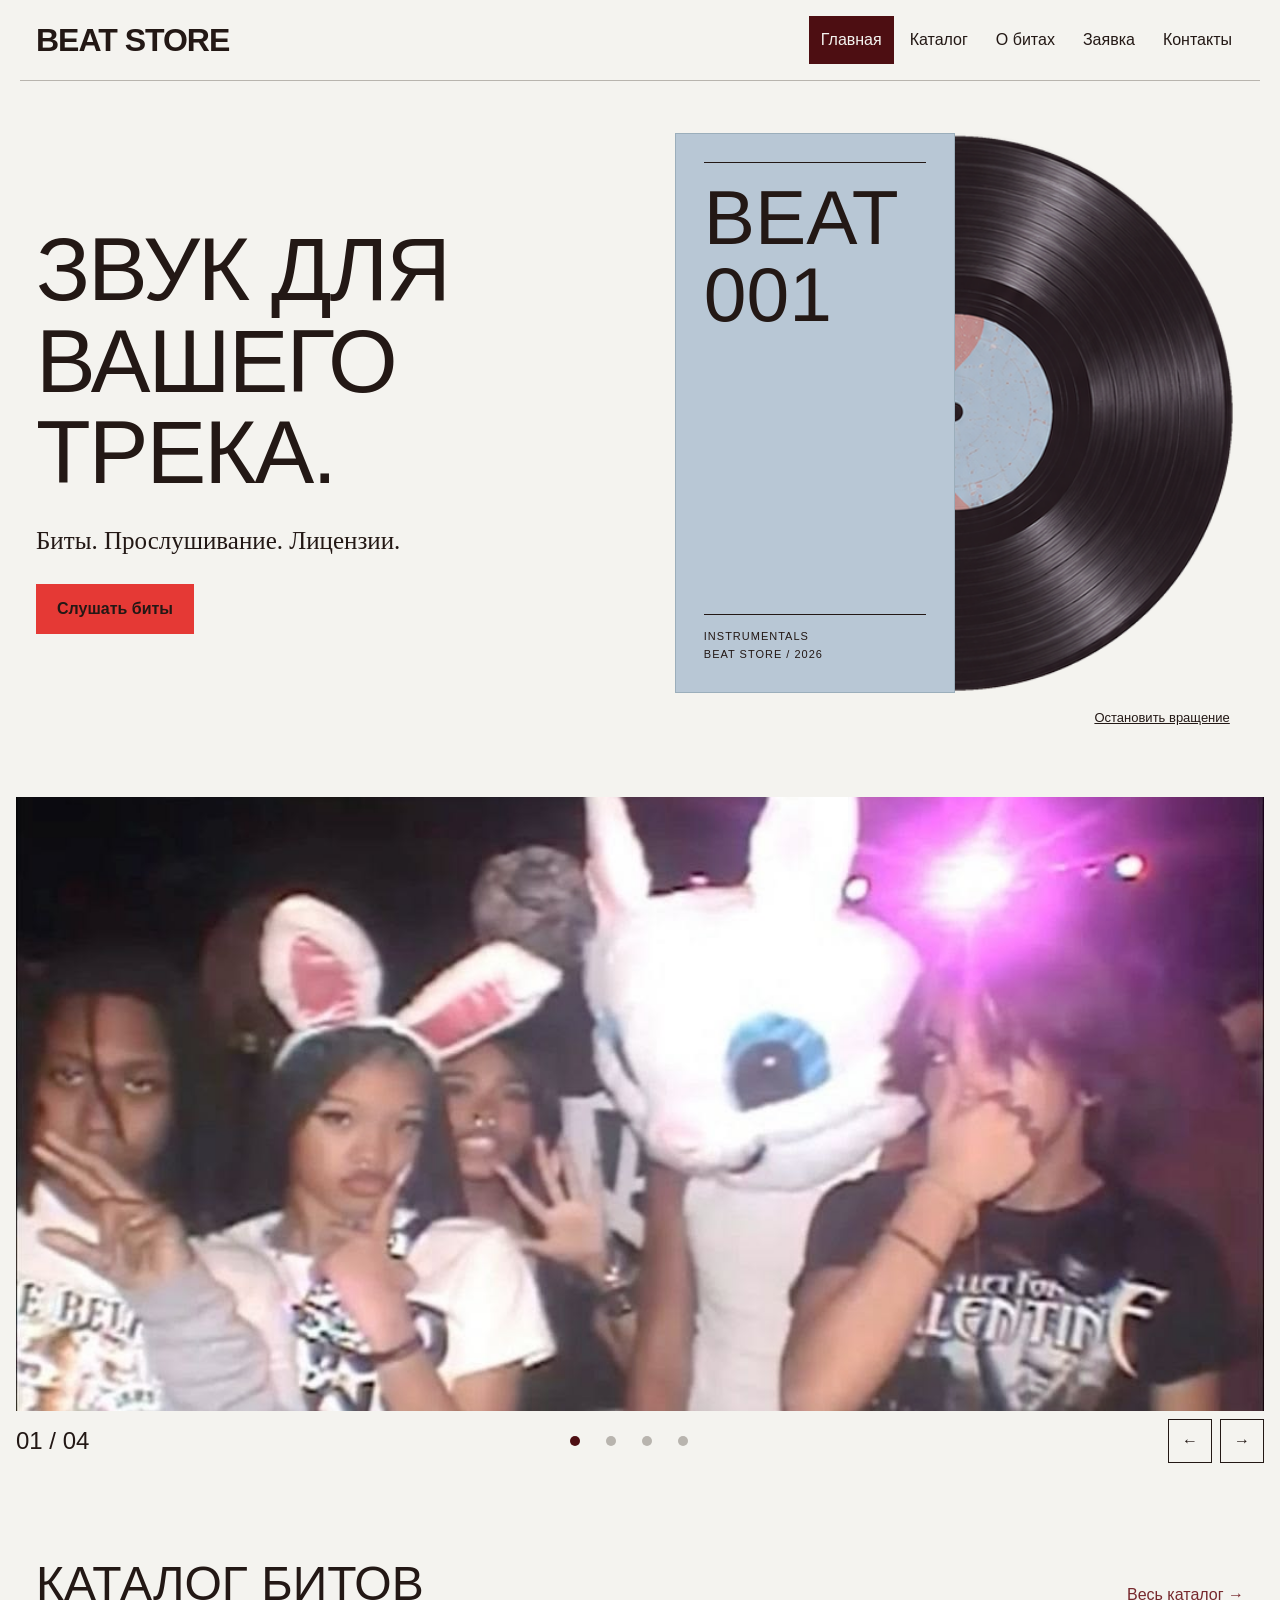
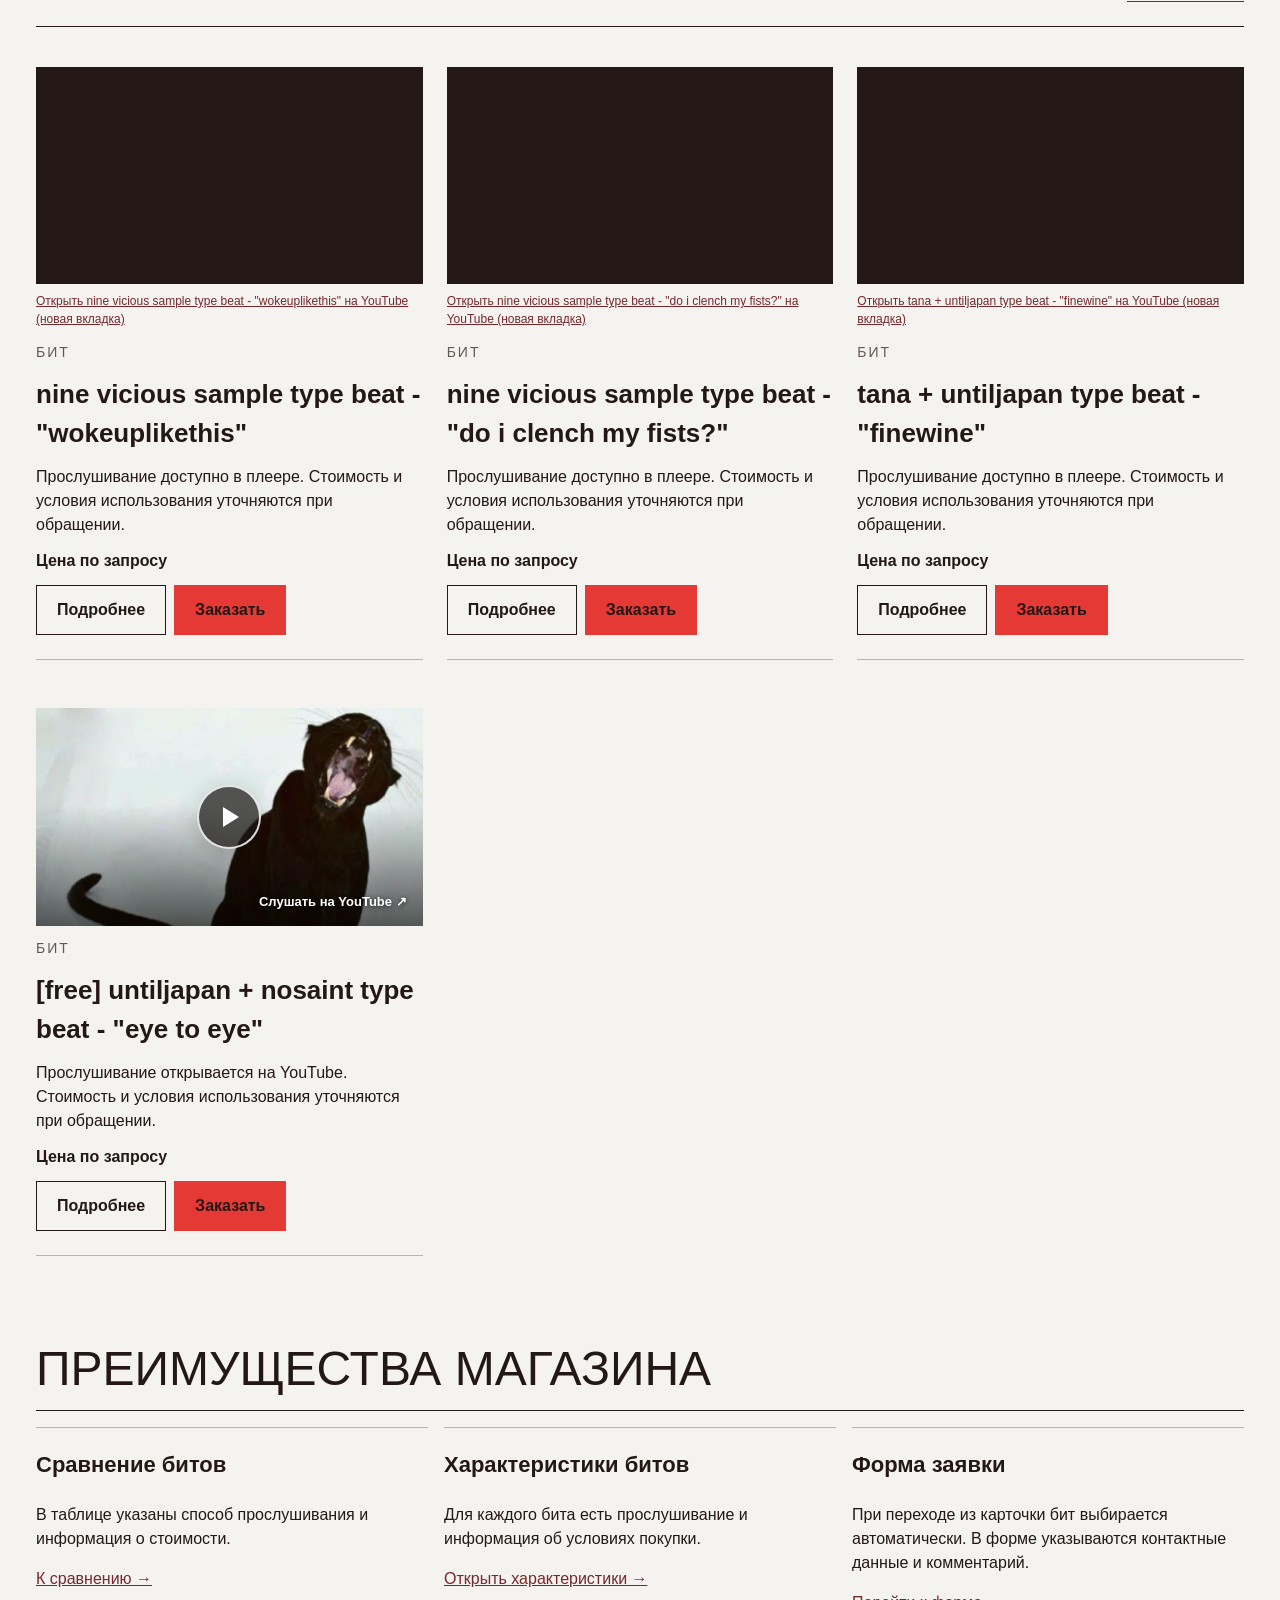
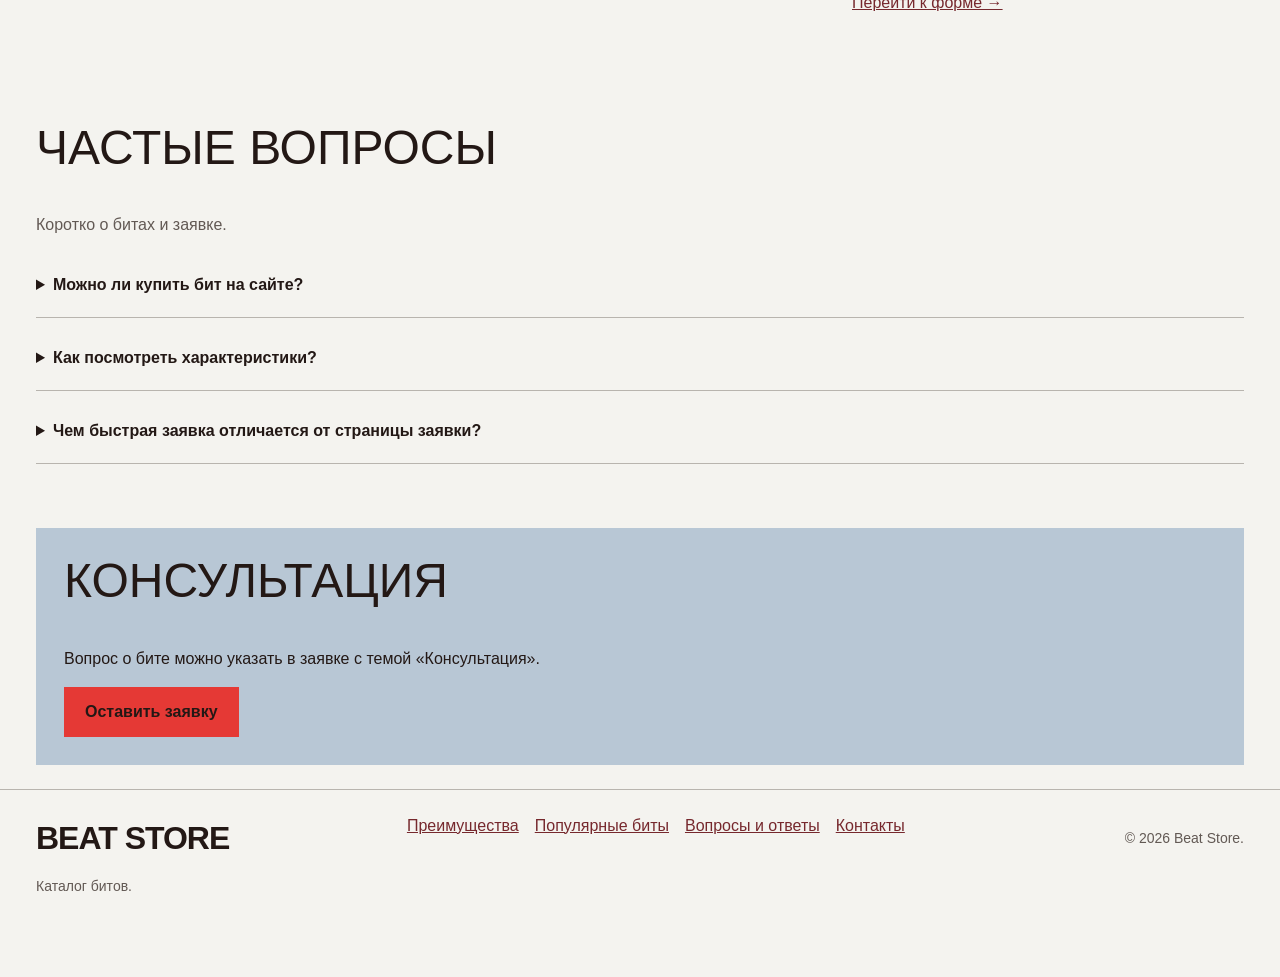
<file: index.html>
<!doctype html>
<html lang="ru">
  <head>
    <meta charset="UTF-8" />
    <meta name="viewport" content="width=device-width, initial-scale=1.0" />
    <meta
      name="description"
      content="Beat Store: каталог битов, прослушивание и заявка на покупку."
    />
    <title>Биты для записи музыки — Beat Store</title>
    <link rel="icon" href="images/favicon.svg" type="image/svg+xml" />
    <link rel="stylesheet" href="css/style.css?v=player-layout-2" />
    <link rel="stylesheet" href="css/responsive.css?v=responsive-8" />
    <link rel="stylesheet" href="css/beat-theme.css?v=beat-11" />
    <script src="js/main.js?v=gallery-7" defer></script>
  </head>
  <body id="top">
    <a class="skip-link" href="#main-content">Перейти к содержимому</a>
    <header class="site-header">
      <div class="site-header__inner">
        <a class="site-header__logo" href="index.html">Beat Store</a>
        <nav class="site-nav" aria-label="Основная навигация">
          <ul class="site-nav__list">
            <li class="site-nav__item">
              <a
                class="site-nav__link site-nav__link--active"
                aria-current="page"
                href="index.html"
                >Главная</a
              >
            </li>
            <li class="site-nav__item">
              <a class="site-nav__link" href="catalog.html">Каталог</a>
            </li>
            <li class="site-nav__item">
              <a class="site-nav__link" href="product.html">О битах</a>
            </li>
            <li class="site-nav__item">
              <a class="site-nav__link" href="order.html">Заявка</a>
            </li>
            <li class="site-nav__item">
              <a class="site-nav__link" href="contacts.html">Контакты</a>
            </li>
          </ul>
        </nav>
      </div>
    </header>
    <main class="page-main" id="main-content" tabindex="-1">
      <section class="hero" aria-labelledby="hero-title">
        <div class="hero__content">
          <h1 class="hero__title" id="hero-title">
            <span>Звук для</span><span>вашего</span><span>трека.</span>
          </h1>
          <p class="hero__description">Биты. Прослушивание. Лицензии.</p>
          <div class="hero__actions">
            <a class="button button--primary" href="#popular">Слушать биты</a>
            <a class="button button--secondary" href="#advantages"
              >Преимущества</a
            >
          </div>
        </div>
        <div class="record-art">
          <div class="record-art__turntable">
            <img
              class="record-art__disc"
              src="images/vinyl-still.png"
              srcset="images/vinyl-still-320.png 320w, images/vinyl-still.png 480w"
              sizes="(max-width: 699px) calc(100vw - 32px), (max-width: 1271px) calc(50vw - 32px), 560px"
              width="480"
              height="480"
              alt="Виниловая пластинка в голубом конверте"
            />
          </div>
          <div class="record-art__sleeve" aria-hidden="true">
            <span class="record-art__number">BEAT<br />001</span>
            <span class="record-art__caption"
              >INSTRUMENTALS<br />BEAT STORE / 2026</span
            >
          </div>
          <button class="record-art__toggle" type="button" aria-pressed="false" hidden>
            Остановить вращение
          </button>
        </div>
      </section>
      <section class="photo-gallery" aria-label="Фотогалерея Beat Store" aria-roledescription="карусель">
        <ol class="photo-gallery__track" tabindex="0" aria-label="Фотографии Beat Store">
          <li class="photo-gallery__slide" aria-label="Фото 1 из 4">
            <img src="images/che_ss.jpg" width="1200" height="800" alt="Группа людей на музыкальном мероприятии" />
          </li>
          <li class="photo-gallery__slide" aria-label="Фото 2 из 4">
            <img src="images/lucy.jpg" width="735" height="487" alt="Человек у трейлера, черно-белая фотография" loading="lazy" />
          </li>
          <li class="photo-gallery__slide" aria-label="Фото 3 из 4">
            <img src="images/nine1.jpg" width="735" height="414" alt="Музыкант на фоне светящегося экрана" loading="lazy" />
          </li>
          <li class="photo-gallery__slide" aria-label="Фото 4 из 4">
            <img src="images/protect.jpg" width="736" height="513" alt="Человек перед зданием с традиционной крышей" loading="lazy" />
          </li>
        </ol>
        <div class="photo-gallery__controls" hidden>
          <span class="photo-gallery__counter">01 / 04</span>
          <div class="photo-gallery__dots" aria-label="Выбор фотографии">
            <button type="button" aria-label="Показать фото 1" aria-current="true"></button>
            <button type="button" aria-label="Показать фото 2"></button>
            <button type="button" aria-label="Показать фото 3"></button>
            <button type="button" aria-label="Показать фото 4"></button>
          </div>
          <div class="photo-gallery__arrows">
            <button class="photo-gallery__previous" type="button" aria-label="Предыдущее фото">←</button>
            <button class="photo-gallery__next" type="button" aria-label="Следующее фото">→</button>
          </div>
        </div>
      </section>
      <section class="section" id="popular" aria-labelledby="popular-title">
        <div class="section__heading">
          <div>
            <h2 class="section__title" id="popular-title">Каталог битов</h2>
          </div>
          <a class="section__link" href="catalog.html">Весь каталог →</a>
        </div>
        <div class="products-grid">
          <article class="product-card product-card--featured">
            <div class="beat-preview">
              <iframe
                class="beat-player"
                src="https://www.youtube-nocookie.com/embed/kIURX1Ku31Y"
                title='Прослушать nine vicious sample type beat - "wokeuplikethis"'
                loading="lazy"
                referrerpolicy="strict-origin-when-cross-origin"
                allow="encrypted-media; picture-in-picture; fullscreen"
                allowfullscreen
              ></iframe>
              <a
                href="https://www.youtube.com/watch?v=kIURX1Ku31Y"
                target="_blank"
                rel="noopener noreferrer"
                >Открыть nine vicious sample type beat - "wokeuplikethis" на
                YouTube (новая вкладка)</a
              >
            </div>
            <p class="product-card__category">Бит</p>
            <h3 class="product-card__title">
              <a href="product.html#beat-01"
                >nine vicious sample type beat - "wokeuplikethis"</a
              >
            </h3>
            <p class="product-card__description">
              Прослушивание доступно в плеере. Стоимость и условия использования
              уточняются при обращении.
            </p>
            <p class="product-card__price">Цена по запросу</p>
            <div class="product-card__actions">
              <a class="button button--secondary" href="product.html#beat-01"
                >Подробнее</a
              >
              <button
                class="button button--primary product-card__button"
                type="button"
                data-order-product="beat-01"
              >
                Заказать
              </button>
            </div>
          </article>
          <article class="product-card product-card--new">
            <div class="beat-preview">
              <iframe
                class="beat-player"
                src="https://www.youtube.com/embed/oRbOh9WSYxc"
                title='Прослушать nine vicious sample type beat - "do i clench my fists?"'
                loading="lazy"
                referrerpolicy="strict-origin-when-cross-origin"
                allow="encrypted-media; picture-in-picture; fullscreen"
                allowfullscreen
              ></iframe>
              <a
                href="https://www.youtube.com/watch?v=oRbOh9WSYxc"
                target="_blank"
                rel="noopener noreferrer"
                >Открыть nine vicious sample type beat - "do i clench my fists?"
                на YouTube (новая вкладка)</a
              >
            </div>
            <p class="product-card__category">Бит</p>
            <h3 class="product-card__title">
              <a href="product.html#beat-02"
                >nine vicious sample type beat - "do i clench my fists?"</a
              >
            </h3>
            <p class="product-card__description">
              Прослушивание доступно в плеере. Стоимость и условия использования
              уточняются при обращении.
            </p>
            <p class="product-card__price">Цена по запросу</p>
            <div class="product-card__actions">
              <a class="button button--secondary" href="product.html#beat-02"
                >Подробнее</a
              >
              <button
                class="button button--primary product-card__button"
                type="button"
                data-order-product="beat-02"
              >
                Заказать
              </button>
            </div>
          </article>
          <article class="product-card product-card--discount">
            <div class="beat-preview">
              <iframe
                class="beat-player"
                src="https://www.youtube-nocookie.com/embed/LorADAaQas0"
                title='Прослушать tana + untiljapan type beat - "finewine"'
                loading="lazy"
                referrerpolicy="strict-origin-when-cross-origin"
                allow="encrypted-media; picture-in-picture; fullscreen"
                allowfullscreen
              ></iframe>
              <a
                href="https://www.youtube.com/watch?v=LorADAaQas0"
                target="_blank"
                rel="noopener noreferrer"
                >Открыть tana + untiljapan type beat - "finewine" на YouTube
                (новая вкладка)</a
              >
            </div>
            <p class="product-card__category">Бит</p>
            <h3 class="product-card__title">
              <a href="product.html#beat-03"
                >tana + untiljapan type beat - "finewine"</a
              >
            </h3>
            <p class="product-card__description">
              Прослушивание доступно в плеере. Стоимость и условия использования
              уточняются при обращении.
            </p>
            <p class="product-card__price">Цена по запросу</p>
            <div class="product-card__actions">
              <a class="button button--secondary" href="product.html#beat-03"
                >Подробнее</a
              >
              <button
                class="button button--primary product-card__button"
                type="button"
                data-order-product="beat-03"
              >
                Заказать
              </button>
            </div>
          </article>
          <article class="product-card">
            <div class="beat-preview">
              <a
                class="beat-preview__external"
                href="https://www.youtube.com/watch?v=fJrh2Ttu4oI"
                target="_blank"
                rel="noopener noreferrer"
                aria-label='Смотреть [free] untiljapan + nosaint type beat - "eye to eye" на YouTube (новая вкладка)'
              >
                <img
                  src="images/eye-to-eye-thumb.jpg"
                  width="1280"
                  height="720"
                  alt=""
                  loading="lazy"
                />
                <span class="beat-preview__play" aria-hidden="true"></span>
                <span class="beat-preview__hint" aria-hidden="true">Слушать на YouTube ↗</span>
              </a>
            </div>
            <p class="product-card__category">Бит</p>
            <h3 class="product-card__title">
              <a href="product.html#beat-04"
                >[free] untiljapan + nosaint type beat - "eye to eye"</a
              >
            </h3>
            <p class="product-card__description">
              Прослушивание открывается на YouTube. Стоимость и условия использования
              уточняются при обращении.
            </p>
            <p class="product-card__price">Цена по запросу</p>
            <div class="product-card__actions">
              <a class="button button--secondary" href="product.html#beat-04"
                >Подробнее</a
              >
              <button
                class="button button--primary product-card__button"
                type="button"
                data-order-product="beat-04"
              >
                Заказать
              </button>
            </div>
          </article>
        </div>
      </section>
      <p
        class="success-message"
        id="success-message"
        role="status"
        tabindex="-1"
        hidden
      ></p>
      <section
        class="section"
        id="advantages"
        aria-labelledby="advantages-title"
      >
        <div class="section__heading">
          <div>
            <h2 class="section__title" id="advantages-title">
              Преимущества магазина
            </h2>
          </div>
        </div>
        <div class="benefits">
          <article class="benefit">
            <h3 class="benefit__title">Сравнение битов</h3>
            <p class="benefit__text">
              В таблице указаны способ прослушивания и информация о стоимости.
            </p>
            <a href="catalog.html#comparison">К сравнению →</a>
          </article>
          <article class="benefit">
            <h3 class="benefit__title">Характеристики битов</h3>
            <p class="benefit__text">
              Для каждого бита есть прослушивание и информация об условиях покупки.
            </p>
            <a href="product.html">Открыть характеристики →</a>
          </article>
          <article class="benefit">
            <h3 class="benefit__title">Форма заявки</h3>
            <p class="benefit__text">
              При переходе из карточки бит выбирается автоматически. В форме
              указываются контактные данные и комментарий.
            </p>
            <a href="order.html">Перейти к форме →</a>
          </article>
        </div>
      </section>
      <section class="section faq" id="faq" aria-labelledby="faq-title">
        <div>
          <h2 class="section__title" id="faq-title">Частые вопросы</h2>
          <p class="section__description">Коротко о битах и заявке.</p>
        </div>
        <div class="faq__list">
          <details class="faq__item">
            <summary class="faq__question">
              Можно ли купить бит на сайте?
            </summary>
            <p class="faq__answer">
              На сайте можно выбрать бит и заполнить форму. Онлайн-оплата и
              отправка заявки пока недоступны.
            </p>
          </details>
          <details class="faq__item">
            <summary class="faq__question">
              Как посмотреть характеристики?
            </summary>
            <p class="faq__answer">
              Ссылка «Подробнее» в карточке ведёт на страницу с прослушиванием и
              информацией о бите.
            </p>
          </details>
          <details class="faq__item">
            <summary class="faq__question">
              Чем быстрая заявка отличается от страницы заявки?
            </summary>
            <p class="faq__answer">
              В модальном окне удобно оставить заявку, не уходя из каталога. На
              отдельной странице доступна та же форма с подсказками.
            </p>
          </details>
        </div>
      </section>
      <aside class="callout">
        <div>
          <h2 class="callout__title">Консультация</h2>
          <p class="callout__text">
            Вопрос о бите можно указать в заявке с темой «Консультация».
          </p>
        </div>
        <a class="button button--primary" href="order.html">Оставить заявку</a>
      </aside>
    </main>
    <footer class="site-footer" id="contacts">
      <div class="site-footer__inner">
        <div>
          <a class="site-footer__logo" href="index.html">Beat Store</a>
          <p class="site-footer__note">Каталог битов.</p>
        </div>
        <nav class="site-footer__nav" aria-label="Разделы главной страницы">
          <a href="index.html#advantages">Преимущества</a>
          <a href="index.html#popular">Популярные биты</a>
          <a href="index.html#faq">Вопросы и ответы</a>
          <a href="contacts.html">Контакты</a>
        </nav>
        <p class="site-footer__note">© 2026 Beat Store.</p>
      </div>
    </footer>
    <a class="back-to-top" href="#top" aria-label="Вернуться наверх"
      >↑ Наверх</a
    >
    <dialog
      class="order-dialog"
      id="order-dialog"
      aria-labelledby="order-dialog-title"
    >
      <h2 class="order-dialog__title" id="order-dialog-title">
        Оставить заявку
      </h2>
      <form class="order-form" id="order-form" action="order.html" method="get">
        <p class="order-form__note order-form__field--wide">
          Поля со звёздочкой * обязательны.
        </p>
        <noscript class="order-form__field--wide">
          <p class="order-form__note">
            Для проверки формы без перезагрузки страницы включите JavaScript.
          </p>
        </noscript>
        <div class="order-form__field order-form__field--wide">
          <label class="order-form__label" for="selected-product">Бит *</label>
          <select
            class="order-form__select"
            id="selected-product"
            name="product"
            required
          >
            <option value="">Выберите бит</option>
            <option value="beat-01">
              nine vicious sample type beat - "wokeuplikethis" — цена по запросу
            </option>
            <option value="beat-02">
              nine vicious sample type beat - "do i clench my fists?" — цена по
              запросу
            </option>
            <option value="beat-03">
              tana + untiljapan type beat - "finewine" — цена по запросу
            </option>
            <option value="beat-04">
              [free] untiljapan + nosaint type beat - "eye to eye" — цена по запросу
            </option>
          </select>
        </div>
        <div class="order-form__field">
          <label class="order-form__label" for="order-name">Имя *</label>
          <input
            class="order-form__input"
            id="order-name"
            name="name"
            type="text"
            minlength="2"
            maxlength="60"
            autocomplete="given-name"
            placeholder="Например, Алексей"
            required
          />
        </div>
        <div class="order-form__field">
          <label class="order-form__label" for="order-email">E-mail *</label>
          <input
            class="order-form__input"
            id="order-email"
            name="email"
            type="email"
            autocomplete="email"
            placeholder="name@example.com"
            required
          />
        </div>
        <div class="order-form__field">
          <label class="order-form__label" for="order-phone">Телефон *</label>
          <input
            class="order-form__input"
            id="order-phone"
            name="phone"
            type="tel"
            autocomplete="tel"
            inputmode="tel"
            pattern="\+7[0-9]{10}"
            placeholder="+79000000000"
            aria-describedby="phone-hint"
            required
          />
          <small class="order-form__hint" id="phone-hint"
            >+7 и 10 цифр, без пробелов: +79000000000.</small
          >
        </div>
        <div class="order-form__field">
          <label class="order-form__label" for="order-date"
            >Удобная дата связи</label
          >
          <input
            class="order-form__input"
            id="order-date"
            name="date"
            type="date"
          />
        </div>
        <div class="order-form__field order-form__field--wide">
          <label class="order-form__label" for="order-topic"
            >Тема заявки *</label
          >
          <select
            class="order-form__select"
            id="order-topic"
            name="topic"
            required
          >
            <option value="product">Заказ бита</option>
            <option value="consultation">Консультация</option>
            <option value="delivery">Условия лицензии</option>
          </select>
        </div>
        <div class="order-form__field order-form__field--wide">
          <label class="order-form__label" for="order-comment"
            >Комментарий</label
          >
          <textarea
            class="order-form__textarea"
            id="order-comment"
            name="comment"
            rows="3"
            maxlength="1000"
            placeholder="Комментарий к заявке"
          ></textarea>
        </div>
        <div class="order-form__consent order-form__field--wide">
          <input
            class="order-form__checkbox"
            id="order-agreement"
            name="agreement"
            type="checkbox"
            required
          />
          <label class="order-form__label" for="order-agreement"
            >Согласен на обработку указанных данных *</label
          >
        </div>
        <div class="order-form__actions order-form__field--wide">
          <button class="button button--primary" type="submit">
            Отправить заявку
          </button>
          <button
            class="button button--secondary"
            id="close-order-dialog"
            type="button"
          >
            Закрыть
          </button>
        </div>
      </form>
    </dialog>
  </body>
</html>
</file>
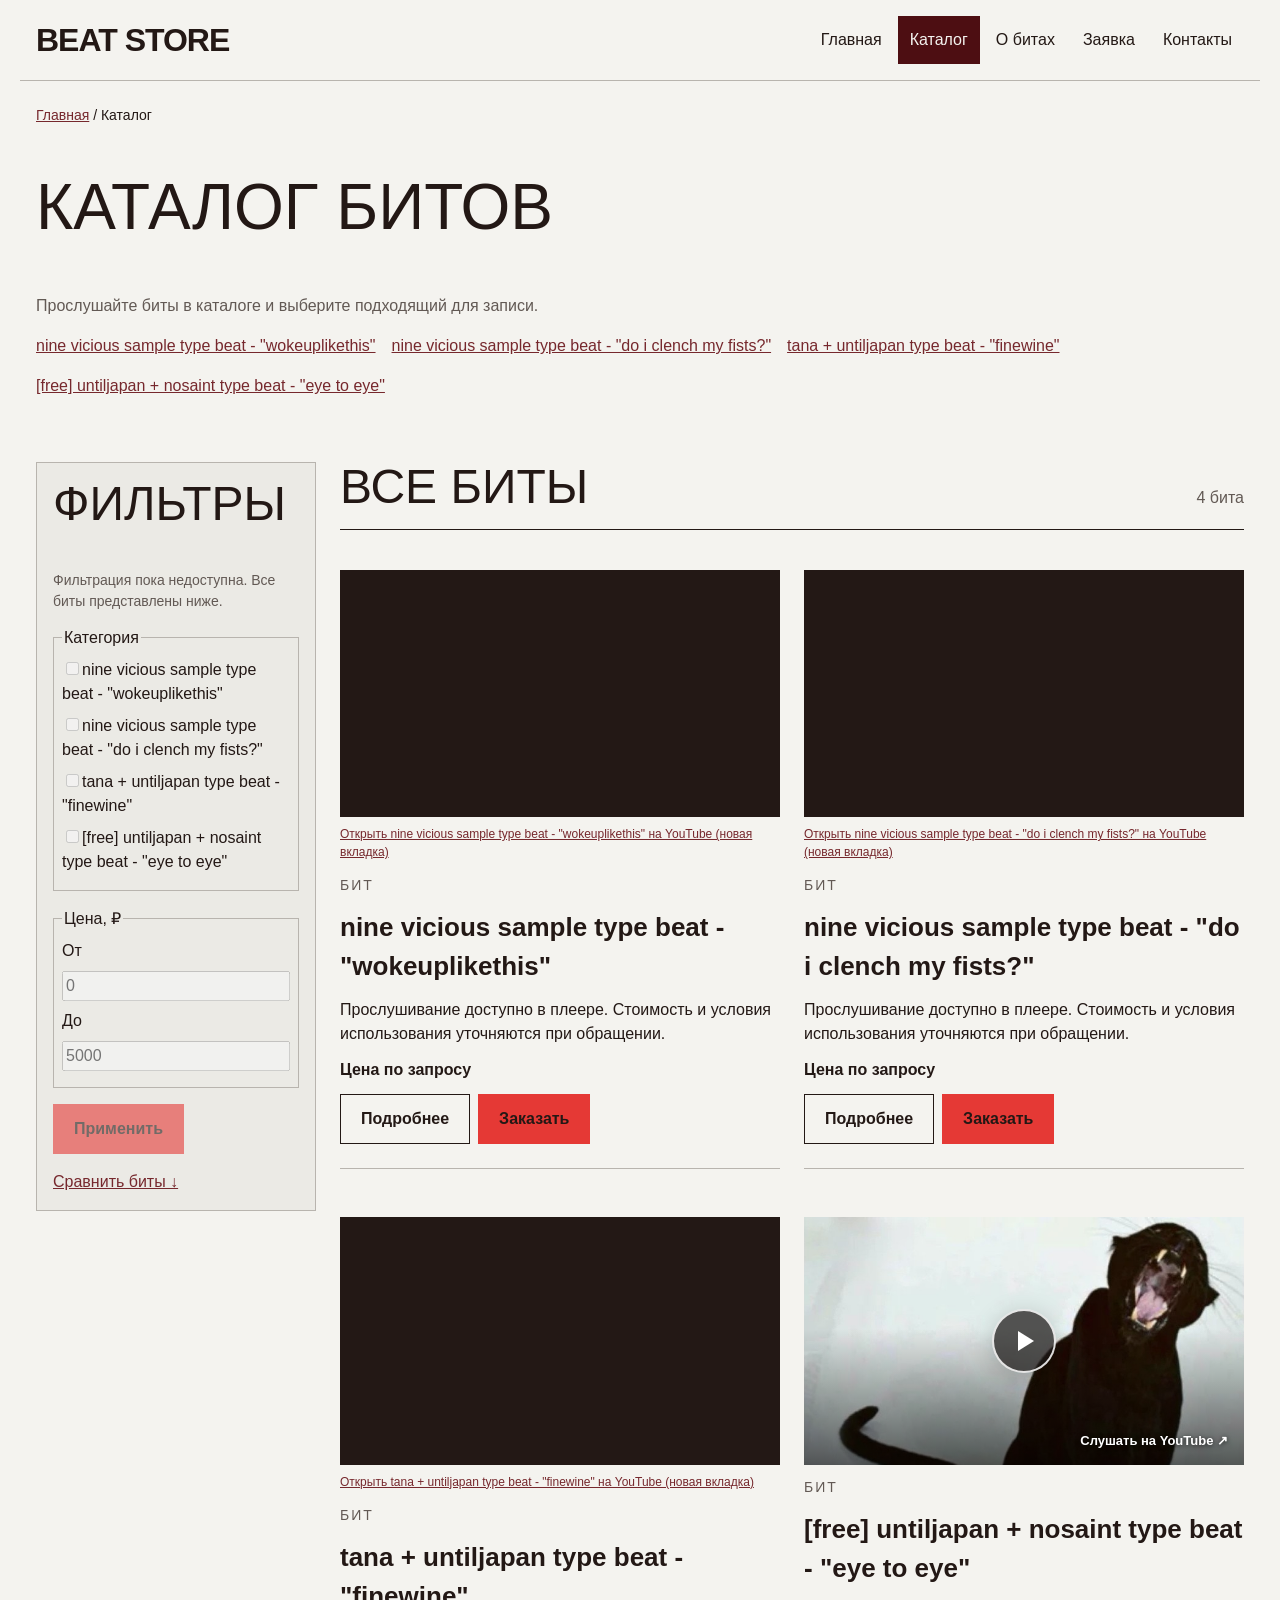
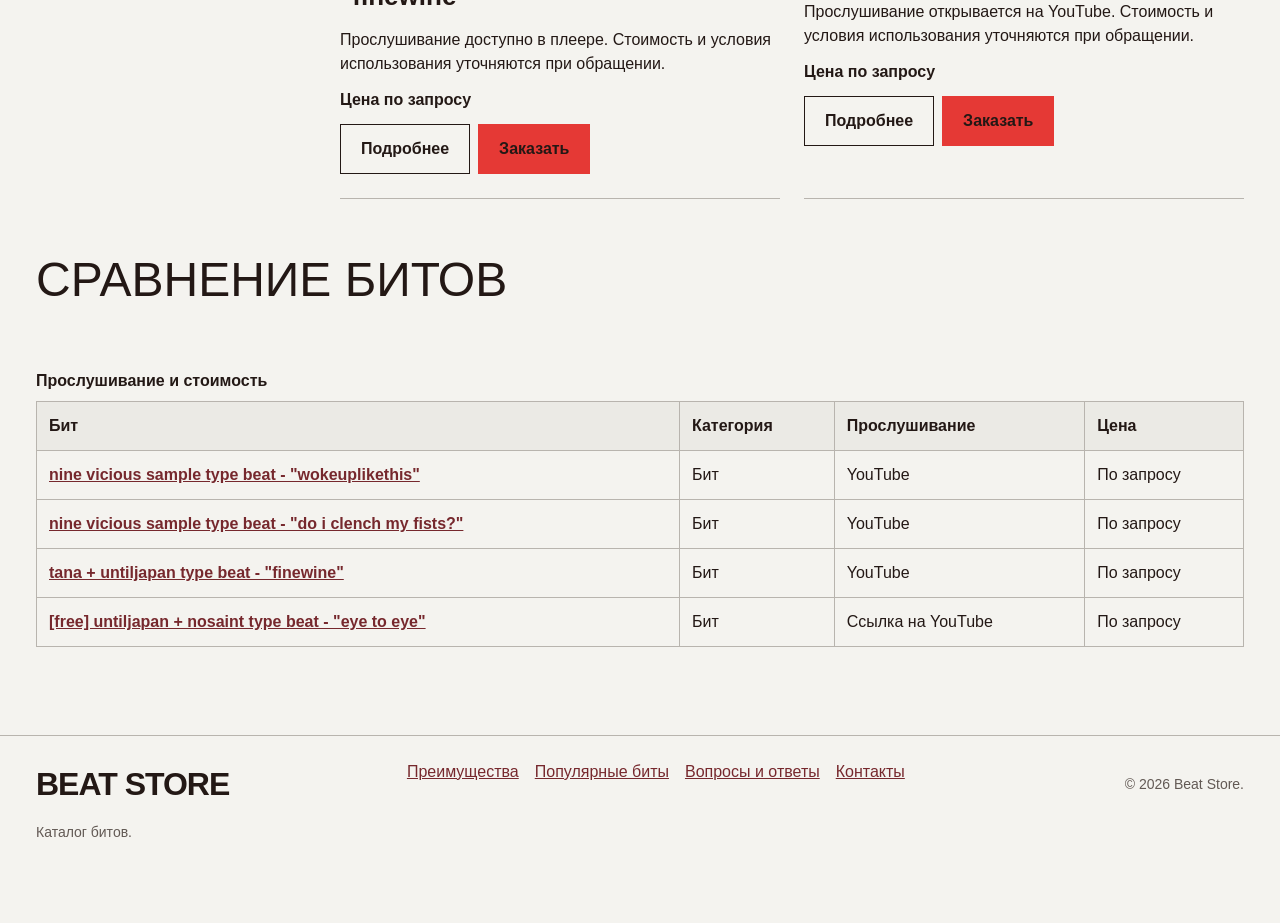
<file: catalog.html>
<!doctype html>
<html lang="ru">
  <head>
    <meta charset="UTF-8" />
    <meta name="viewport" content="width=device-width, initial-scale=1.0" />
    <meta
      name="description"
      content="Beat Store: каталог битов, прослушивание и заявка на покупку."
    />
    <title>Каталог битов — Beat Store</title>
    <link rel="icon" href="images/favicon.svg" type="image/svg+xml" />
    <link rel="stylesheet" href="css/style.css?v=player-layout-2" />
    <link rel="stylesheet" href="css/responsive.css?v=responsive-8" />
    <link rel="stylesheet" href="css/beat-theme.css?v=beat-11" />
    <script src="js/main.js?v=gallery-7" defer></script>
  </head>
  <body id="top">
    <a class="skip-link" href="#main-content">Перейти к содержимому</a>
    <header class="site-header">
      <div class="site-header__inner">
        <a class="site-header__logo" href="index.html">Beat Store</a>
        <nav class="site-nav" aria-label="Основная навигация">
          <ul class="site-nav__list">
            <li class="site-nav__item">
              <a class="site-nav__link" href="index.html">Главная</a>
            </li>
            <li class="site-nav__item">
              <a
                class="site-nav__link site-nav__link--active"
                aria-current="page"
                href="catalog.html"
                >Каталог</a
              >
            </li>
            <li class="site-nav__item">
              <a class="site-nav__link" href="product.html">О битах</a>
            </li>
            <li class="site-nav__item">
              <a class="site-nav__link" href="order.html">Заявка</a>
            </li>
            <li class="site-nav__item">
              <a class="site-nav__link" href="contacts.html">Контакты</a>
            </li>
          </ul>
        </nav>
      </div>
    </header>
    <main class="page-main" id="main-content" tabindex="-1">
      <nav class="breadcrumbs" aria-label="Хлебные крошки">
        <a class="breadcrumbs__link" href="index.html">Главная</a>
        <span class="breadcrumbs__current" aria-current="page">Каталог</span>
      </nav>
      <section class="section page-intro">
        <h1 class="page-intro__title">Каталог битов</h1>
        <p class="section__description">
          Прослушайте биты в каталоге и выберите подходящий для записи.
        </p>
        <nav class="category-nav" aria-label="Категории">
          <a class="category-nav__link" href="product.html#beat-01"
            >nine vicious sample type beat - "wokeuplikethis"</a
          >
          <a class="category-nav__link" href="product.html#beat-02"
            >nine vicious sample type beat - "do i clench my fists?"</a
          >
          <a class="category-nav__link" href="product.html#beat-03"
            >tana + untiljapan type beat - "finewine"</a
          >
          <a class="category-nav__link" href="product.html#beat-04"
            >[free] untiljapan + nosaint type beat - "eye to eye"</a
          >
        </nav>
      </section>
      <div class="catalog-layout">
        <aside class="catalog-filters" aria-labelledby="filters-title">
          <h2 class="catalog-filters__title" id="filters-title">Фильтры</h2>
          <p class="catalog-filters__note" id="filter-note">
            Фильтрация пока недоступна. Все биты представлены ниже.
          </p>
          <form
            class="filters-form"
            action="catalog.html"
            method="get"
            aria-describedby="filter-note"
          >
            <fieldset class="filters-form__group" disabled>
              <legend class="filters-form__legend">Категория</legend>
              <label class="filters-form__label" for="category-keys">
                <input
                  id="category-keys"
                  name="category"
                  type="checkbox"
                  value="beat-01"
                />nine vicious sample type beat - "wokeuplikethis"</label
              >
              <label class="filters-form__label" for="category-sound">
                <input
                  id="category-sound"
                  name="category"
                  type="checkbox"
                  value="beat-02"
                />nine vicious sample type beat - "do i clench my fists?"</label
              >
              <label class="filters-form__label" for="category-light">
                <input
                  id="category-light"
                  name="category"
                  type="checkbox"
                  value="beat-03"
                />tana + untiljapan type beat - "finewine"</label
              >
              <label class="filters-form__label" for="category-eye">
                <input
                  id="category-eye"
                  name="category"
                  type="checkbox"
                  value="beat-04"
                />[free] untiljapan + nosaint type beat - "eye to eye"</label
              >
            </fieldset>
            <fieldset class="filters-form__group" disabled>
              <legend class="filters-form__legend">Цена, ₽</legend>
              <label class="filters-form__label" for="price-from">От</label>
              <input
                class="filters-form__input"
                id="price-from"
                name="price-from"
                type="number"
                min="0"
                placeholder="0"
              />
              <label class="filters-form__label" for="price-to">До</label>
              <input
                class="filters-form__input"
                id="price-to"
                name="price-to"
                type="number"
                min="0"
                placeholder="5000"
              />
            </fieldset>
            <button class="button button--primary" type="submit" disabled>
              Применить
            </button>
          </form>
          <a class="catalog-filters__link" href="#comparison"
            >Сравнить биты ↓</a
          >
        </aside>
        <section class="catalog-products" aria-labelledby="products-title">
          <div class="section__heading">
            <h2 class="section__title" id="products-title">Все биты</h2>
            <span class="catalog-products__count">4 бита</span>
          </div>
          <div class="products-grid products-grid--catalog">
            <article class="product-card product-card--featured">
              <div class="beat-preview">
                <iframe
                  class="beat-player"
                  src="https://www.youtube-nocookie.com/embed/kIURX1Ku31Y"
                  title='Прослушать nine vicious sample type beat - "wokeuplikethis"'
                  loading="lazy"
                  referrerpolicy="strict-origin-when-cross-origin"
                  allow="encrypted-media; picture-in-picture; fullscreen"
                  allowfullscreen
                ></iframe>
                <a
                  href="https://www.youtube.com/watch?v=kIURX1Ku31Y"
                  target="_blank"
                  rel="noopener noreferrer"
                  >Открыть nine vicious sample type beat - "wokeuplikethis" на
                  YouTube (новая вкладка)</a
                >
              </div>
              <p class="product-card__category">Бит</p>
              <h3 class="product-card__title">
                <a href="product.html#beat-01"
                  >nine vicious sample type beat - "wokeuplikethis"</a
                >
              </h3>
              <p class="product-card__description">
                Прослушивание доступно в плеере. Стоимость и условия
                использования уточняются при обращении.
              </p>
              <p class="product-card__price">Цена по запросу</p>
              <div class="product-card__actions">
                <a class="button button--secondary" href="product.html#beat-01"
                  >Подробнее</a
                >
                <button
                  class="button button--primary product-card__button"
                  type="button"
                  data-order-product="beat-01"
                >
                  Заказать
                </button>
              </div>
            </article>
            <article class="product-card product-card--new">
              <div class="beat-preview">
                <iframe
                  class="beat-player"
                  src="https://www.youtube.com/embed/oRbOh9WSYxc"
                  title='Прослушать nine vicious sample type beat - "do i clench my fists?"'
                  loading="lazy"
                  referrerpolicy="strict-origin-when-cross-origin"
                  allow="encrypted-media; picture-in-picture; fullscreen"
                  allowfullscreen
                ></iframe>
                <a
                  href="https://www.youtube.com/watch?v=oRbOh9WSYxc"
                  target="_blank"
                  rel="noopener noreferrer"
                  >Открыть nine vicious sample type beat - "do i clench my
                  fists?" на YouTube (новая вкладка)</a
                >
              </div>
              <p class="product-card__category">Бит</p>
              <h3 class="product-card__title">
                <a href="product.html#beat-02"
                  >nine vicious sample type beat - "do i clench my fists?"</a
                >
              </h3>
              <p class="product-card__description">
                Прослушивание доступно в плеере. Стоимость и условия
                использования уточняются при обращении.
              </p>
              <p class="product-card__price">Цена по запросу</p>
              <div class="product-card__actions">
                <a class="button button--secondary" href="product.html#beat-02"
                  >Подробнее</a
                >
                <button
                  class="button button--primary product-card__button"
                  type="button"
                  data-order-product="beat-02"
                >
                  Заказать
                </button>
              </div>
            </article>
            <article class="product-card product-card--discount">
              <div class="beat-preview">
                <iframe
                  class="beat-player"
                  src="https://www.youtube-nocookie.com/embed/LorADAaQas0"
                  title='Прослушать tana + untiljapan type beat - "finewine"'
                  loading="lazy"
                  referrerpolicy="strict-origin-when-cross-origin"
                  allow="encrypted-media; picture-in-picture; fullscreen"
                  allowfullscreen
                ></iframe>
                <a
                  href="https://www.youtube.com/watch?v=LorADAaQas0"
                  target="_blank"
                  rel="noopener noreferrer"
                  >Открыть tana + untiljapan type beat - "finewine" на YouTube
                  (новая вкладка)</a
                >
              </div>
              <p class="product-card__category">Бит</p>
              <h3 class="product-card__title">
                <a href="product.html#beat-03"
                  >tana + untiljapan type beat - "finewine"</a
                >
              </h3>
              <p class="product-card__description">
                Прослушивание доступно в плеере. Стоимость и условия
                использования уточняются при обращении.
              </p>
              <p class="product-card__price">Цена по запросу</p>
              <div class="product-card__actions">
                <a class="button button--secondary" href="product.html#beat-03"
                  >Подробнее</a
                >
                <button
                  class="button button--primary product-card__button"
                  type="button"
                  data-order-product="beat-03"
                >
                  Заказать
                </button>
              </div>
            </article>
            <article class="product-card">
              <div class="beat-preview">
                <a
                  class="beat-preview__external"
                  href="https://www.youtube.com/watch?v=fJrh2Ttu4oI"
                  target="_blank"
                  rel="noopener noreferrer"
                  aria-label='Смотреть [free] untiljapan + nosaint type beat - "eye to eye" на YouTube (новая вкладка)'
                >
                  <img
                    src="images/eye-to-eye-thumb.jpg"
                    width="1280"
                    height="720"
                    alt=""
                    loading="lazy"
                  />
                  <span class="beat-preview__play" aria-hidden="true"></span>
                  <span class="beat-preview__hint" aria-hidden="true">Слушать на YouTube ↗</span>
                </a>
              </div>
              <p class="product-card__category">Бит</p>
              <h3 class="product-card__title">
                <a href="product.html#beat-04"
                  >[free] untiljapan + nosaint type beat - "eye to eye"</a
                >
              </h3>
              <p class="product-card__description">
                Прослушивание открывается на YouTube. Стоимость и условия
                использования уточняются при обращении.
              </p>
              <p class="product-card__price">Цена по запросу</p>
              <div class="product-card__actions">
                <a class="button button--secondary" href="product.html#beat-04"
                  >Подробнее</a
                >
                <button
                  class="button button--primary product-card__button"
                  type="button"
                  data-order-product="beat-04"
                >
                  Заказать
                </button>
              </div>
            </article>
          </div>
        </section>
      </div>
      <p
        class="success-message"
        id="success-message"
        role="status"
        tabindex="-1"
        hidden
      ></p>
      <section
        class="section"
        id="comparison"
        aria-labelledby="comparison-title"
      >
        <h2 class="section__title" id="comparison-title">Сравнение битов</h2>
        <div
          class="table-wrapper"
          role="region"
          aria-label="Прослушивание и стоимость"
          tabindex="0"
        >
          <table class="product-table">
            <caption class="product-table__caption">
              Прослушивание и стоимость
            </caption>
            <thead>
              <tr>
                <th class="product-table__cell" scope="col">Бит</th>
                <th class="product-table__cell" scope="col">Категория</th>
                <th class="product-table__cell" scope="col">Прослушивание</th>
                <th class="product-table__cell" scope="col">Цена</th>
              </tr>
            </thead>
            <tbody>
              <tr>
                <th class="product-table__cell" scope="row">
                  <a href="product.html#beat-01"
                    >nine vicious sample type beat - "wokeuplikethis"</a
                  >
                </th>
                <td class="product-table__cell">Бит</td>
                <td class="product-table__cell">YouTube</td>
                <td class="product-table__cell">По запросу</td>
              </tr>
              <tr>
                <th class="product-table__cell" scope="row">
                  <a href="product.html#beat-02"
                    >nine vicious sample type beat - "do i clench my fists?"</a
                  >
                </th>
                <td class="product-table__cell">Бит</td>
                <td class="product-table__cell">YouTube</td>
                <td class="product-table__cell">По запросу</td>
              </tr>
              <tr>
                <th class="product-table__cell" scope="row">
                  <a href="product.html#beat-03"
                    >tana + untiljapan type beat - "finewine"</a
                  >
                </th>
                <td class="product-table__cell">Бит</td>
                <td class="product-table__cell">YouTube</td>
                <td class="product-table__cell">По запросу</td>
              </tr>
              <tr>
                <th class="product-table__cell" scope="row">
                  <a href="product.html#beat-04"
                    >[free] untiljapan + nosaint type beat - "eye to eye"</a
                  >
                </th>
                <td class="product-table__cell">Бит</td>
                <td class="product-table__cell">Ссылка на YouTube</td>
                <td class="product-table__cell">По запросу</td>
              </tr>
            </tbody>
          </table>
        </div>
      </section>
    </main>
    <footer class="site-footer" id="contacts">
      <div class="site-footer__inner">
        <div>
          <a class="site-footer__logo" href="index.html">Beat Store</a>
          <p class="site-footer__note">Каталог битов.</p>
        </div>
        <nav class="site-footer__nav" aria-label="Разделы главной страницы">
          <a href="index.html#advantages">Преимущества</a>
          <a href="index.html#popular">Популярные биты</a>
          <a href="index.html#faq">Вопросы и ответы</a>
          <a href="contacts.html">Контакты</a>
        </nav>
        <p class="site-footer__note">© 2026 Beat Store.</p>
      </div>
    </footer>
    <a class="back-to-top" href="#top" aria-label="Вернуться наверх"
      >↑ Наверх</a
    >
    <dialog
      class="order-dialog"
      id="order-dialog"
      aria-labelledby="order-dialog-title"
    >
      <h2 class="order-dialog__title" id="order-dialog-title">
        Оставить заявку
      </h2>
      <form class="order-form" id="order-form" action="order.html" method="get">
        <p class="order-form__note order-form__field--wide">
          Поля со звёздочкой * обязательны.
        </p>
        <noscript class="order-form__field--wide">
          <p class="order-form__note">
            Для проверки формы без перезагрузки страницы включите JavaScript.
          </p>
        </noscript>
        <div class="order-form__field order-form__field--wide">
          <label class="order-form__label" for="selected-product">Бит *</label>
          <select
            class="order-form__select"
            id="selected-product"
            name="product"
            required
          >
            <option value="">Выберите бит</option>
            <option value="beat-01">
              nine vicious sample type beat - "wokeuplikethis" — цена по запросу
            </option>
            <option value="beat-02">
              nine vicious sample type beat - "do i clench my fists?" — цена по
              запросу
            </option>
            <option value="beat-03">
              tana + untiljapan type beat - "finewine" — цена по запросу
            </option>
            <option value="beat-04">
              [free] untiljapan + nosaint type beat - "eye to eye" — цена по запросу
            </option>
          </select>
        </div>
        <div class="order-form__field">
          <label class="order-form__label" for="order-name">Имя *</label>
          <input
            class="order-form__input"
            id="order-name"
            name="name"
            type="text"
            minlength="2"
            maxlength="60"
            autocomplete="given-name"
            placeholder="Например, Алексей"
            required
          />
        </div>
        <div class="order-form__field">
          <label class="order-form__label" for="order-email">E-mail *</label>
          <input
            class="order-form__input"
            id="order-email"
            name="email"
            type="email"
            autocomplete="email"
            placeholder="name@example.com"
            required
          />
        </div>
        <div class="order-form__field">
          <label class="order-form__label" for="order-phone">Телефон *</label>
          <input
            class="order-form__input"
            id="order-phone"
            name="phone"
            type="tel"
            autocomplete="tel"
            inputmode="tel"
            pattern="\+7[0-9]{10}"
            placeholder="+79000000000"
            aria-describedby="phone-hint"
            required
          />
          <small class="order-form__hint" id="phone-hint"
            >+7 и 10 цифр, без пробелов: +79000000000.</small
          >
        </div>
        <div class="order-form__field">
          <label class="order-form__label" for="order-date"
            >Удобная дата связи</label
          >
          <input
            class="order-form__input"
            id="order-date"
            name="date"
            type="date"
          />
        </div>
        <div class="order-form__field order-form__field--wide">
          <label class="order-form__label" for="order-topic"
            >Тема заявки *</label
          >
          <select
            class="order-form__select"
            id="order-topic"
            name="topic"
            required
          >
            <option value="product">Заказ бита</option>
            <option value="consultation">Консультация</option>
            <option value="delivery">Условия лицензии</option>
          </select>
        </div>
        <div class="order-form__field order-form__field--wide">
          <label class="order-form__label" for="order-comment"
            >Комментарий</label
          >
          <textarea
            class="order-form__textarea"
            id="order-comment"
            name="comment"
            rows="3"
            maxlength="1000"
            placeholder="Комментарий к заявке"
          ></textarea>
        </div>
        <div class="order-form__consent order-form__field--wide">
          <input
            class="order-form__checkbox"
            id="order-agreement"
            name="agreement"
            type="checkbox"
            required
          />
          <label class="order-form__label" for="order-agreement"
            >Согласен на обработку указанных данных *</label
          >
        </div>
        <div class="order-form__actions order-form__field--wide">
          <button class="button button--primary" type="submit">
            Отправить заявку
          </button>
          <button
            class="button button--secondary"
            id="close-order-dialog"
            type="button"
          >
            Закрыть
          </button>
        </div>
      </form>
    </dialog>
  </body>
</html>
</file>
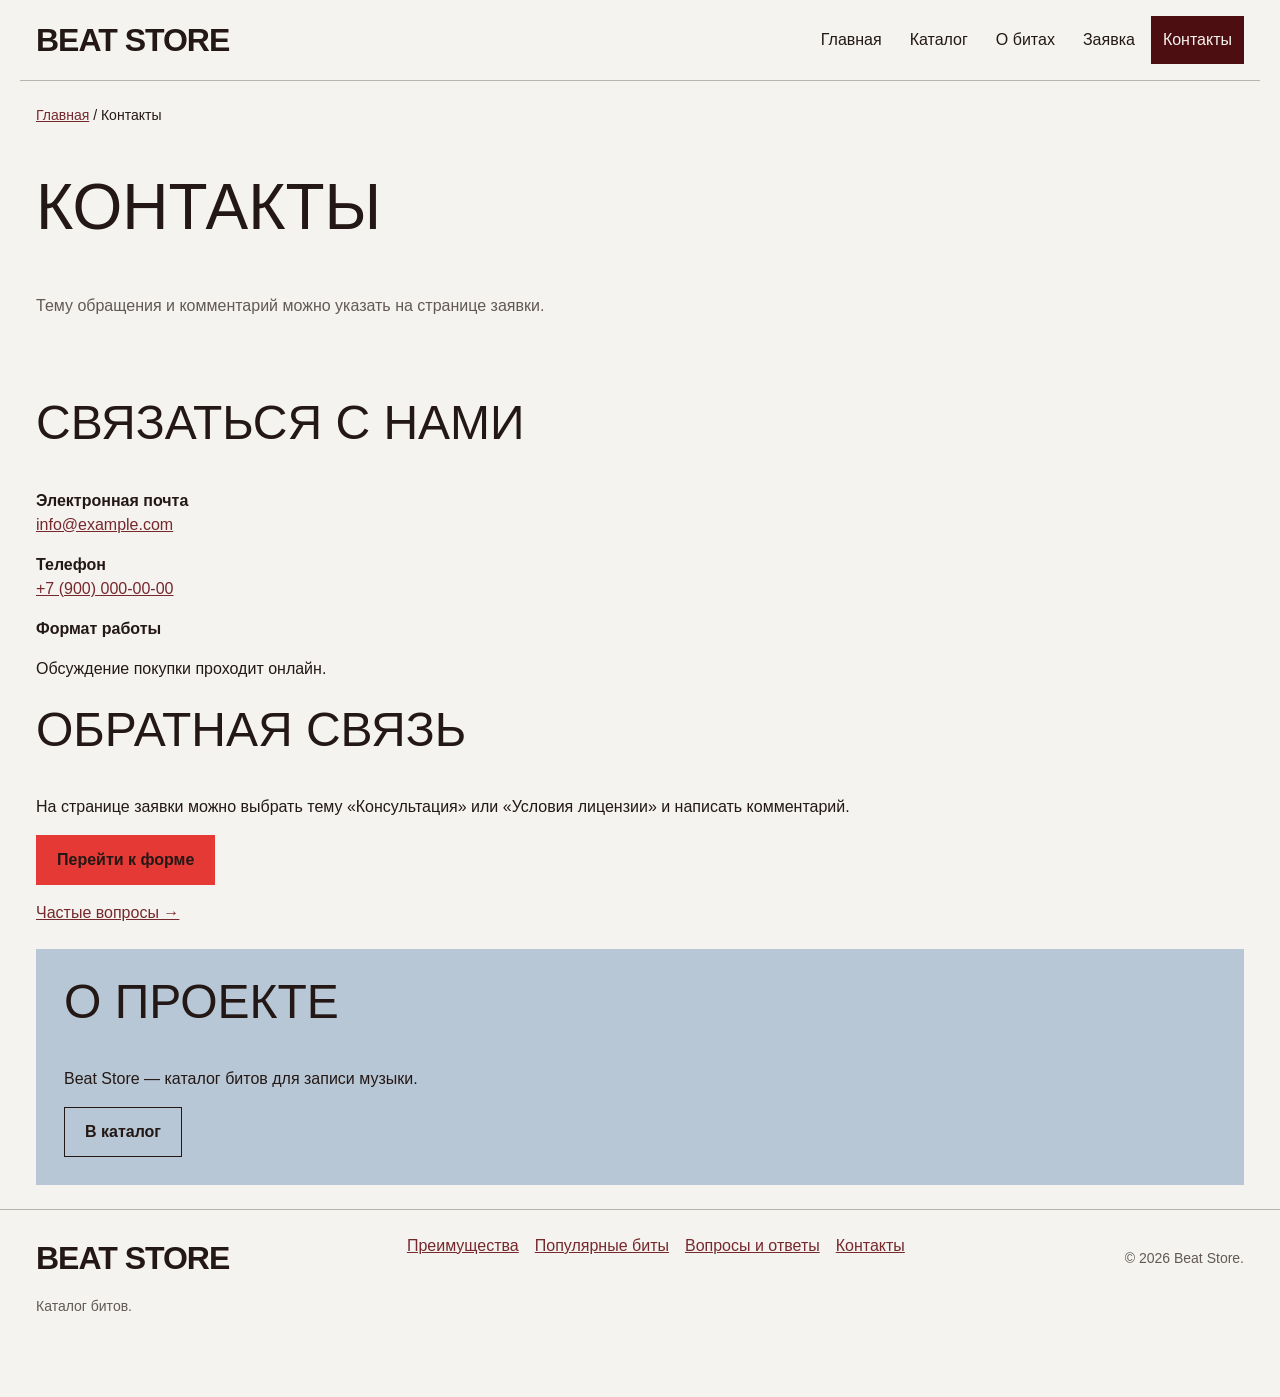
<file: contacts.html>
<!doctype html>
<html lang="ru">
  <head>
    <meta charset="UTF-8" />
    <meta name="viewport" content="width=device-width, initial-scale=1.0" />
    <meta
      name="description"
      content="Beat Store: каталог битов, прослушивание и заявка на покупку."
    />
    <title>Контакты и обратная связь — Beat Store</title>
    <link rel="icon" href="images/favicon.svg" type="image/svg+xml" />
    <link rel="stylesheet" href="css/style.css?v=player-layout-2" />
    <link rel="stylesheet" href="css/responsive.css?v=responsive-8" />
    <link rel="stylesheet" href="css/beat-theme.css?v=beat-11" />
    <script src="js/main.js?v=gallery-7" defer></script>
  </head>
  <body id="top">
    <a class="skip-link" href="#main-content">Перейти к содержимому</a>
    <header class="site-header">
      <div class="site-header__inner">
        <a class="site-header__logo" href="index.html">Beat Store</a>
        <nav class="site-nav" aria-label="Основная навигация">
          <ul class="site-nav__list">
            <li class="site-nav__item">
              <a class="site-nav__link" href="index.html">Главная</a>
            </li>
            <li class="site-nav__item">
              <a class="site-nav__link" href="catalog.html">Каталог</a>
            </li>
            <li class="site-nav__item">
              <a class="site-nav__link" href="product.html">О битах</a>
            </li>
            <li class="site-nav__item">
              <a class="site-nav__link" href="order.html">Заявка</a>
            </li>
            <li class="site-nav__item">
              <a
                class="site-nav__link site-nav__link--active"
                aria-current="page"
                href="contacts.html"
                >Контакты</a
              >
            </li>
          </ul>
        </nav>
      </div>
    </header>
    <main class="page-main" id="main-content" tabindex="-1">
      <nav class="breadcrumbs" aria-label="Хлебные крошки">
        <a class="breadcrumbs__link" href="index.html">Главная</a>
        <span class="breadcrumbs__current" aria-current="page">Контакты</span>
      </nav>
      <section class="section page-intro">
        <h1 class="page-intro__title">Контакты</h1>
        <p class="section__description">
          Тему обращения и комментарий можно указать на странице заявки.
        </p>
      </section>
      <div class="contact-grid">
        <section class="contact-card" aria-labelledby="contact-title">
          <h2 class="contact-card__title" id="contact-title">
            Связаться с нами
          </h2>
          <address class="contact-card__address">
            <p class="contact-card__label">Электронная почта</p>
            <a href="mailto:info@example.com">info@example.com</a>
            <p class="contact-card__label">Телефон</p>
            <a href="tel:+79000000000">+7 (900) 000-00-00</a>
            <p class="contact-card__label">Формат работы</p>
            <p>Обсуждение покупки проходит онлайн.</p>
          </address>
        </section>
        <section
          class="contact-card contact-card--accent"
          id="feedback"
          aria-labelledby="feedback-title"
        >
          <h2 class="contact-card__title" id="feedback-title">
            Обратная связь
          </h2>
          <p>
            На странице заявки можно выбрать тему «Консультация» или «Условия
            лицензии» и написать комментарий.
          </p>
          <a class="button button--primary" href="order.html"
            >Перейти к форме</a
          >
          <a class="contact-card__link" href="index.html#faq"
            >Частые вопросы →</a
          >
        </section>
      </div>
      <aside class="callout">
        <div>
          <h2 class="callout__title">О проекте</h2>
          <p class="callout__text">
            Beat Store — каталог битов для записи музыки.
          </p>
        </div>
        <a class="button button--secondary" href="catalog.html">В каталог</a>
      </aside>
    </main>
    <footer class="site-footer" id="contacts">
      <div class="site-footer__inner">
        <div>
          <a class="site-footer__logo" href="index.html">Beat Store</a>
          <p class="site-footer__note">Каталог битов.</p>
        </div>
        <nav class="site-footer__nav" aria-label="Разделы главной страницы">
          <a href="index.html#advantages">Преимущества</a>
          <a href="index.html#popular">Популярные биты</a>
          <a href="index.html#faq">Вопросы и ответы</a>
          <a href="contacts.html">Контакты</a>
        </nav>
        <p class="site-footer__note">© 2026 Beat Store.</p>
      </div>
    </footer>
    <a class="back-to-top" href="#top" aria-label="Вернуться наверх"
      >↑ Наверх</a
    >
  </body>
</html>
</file>
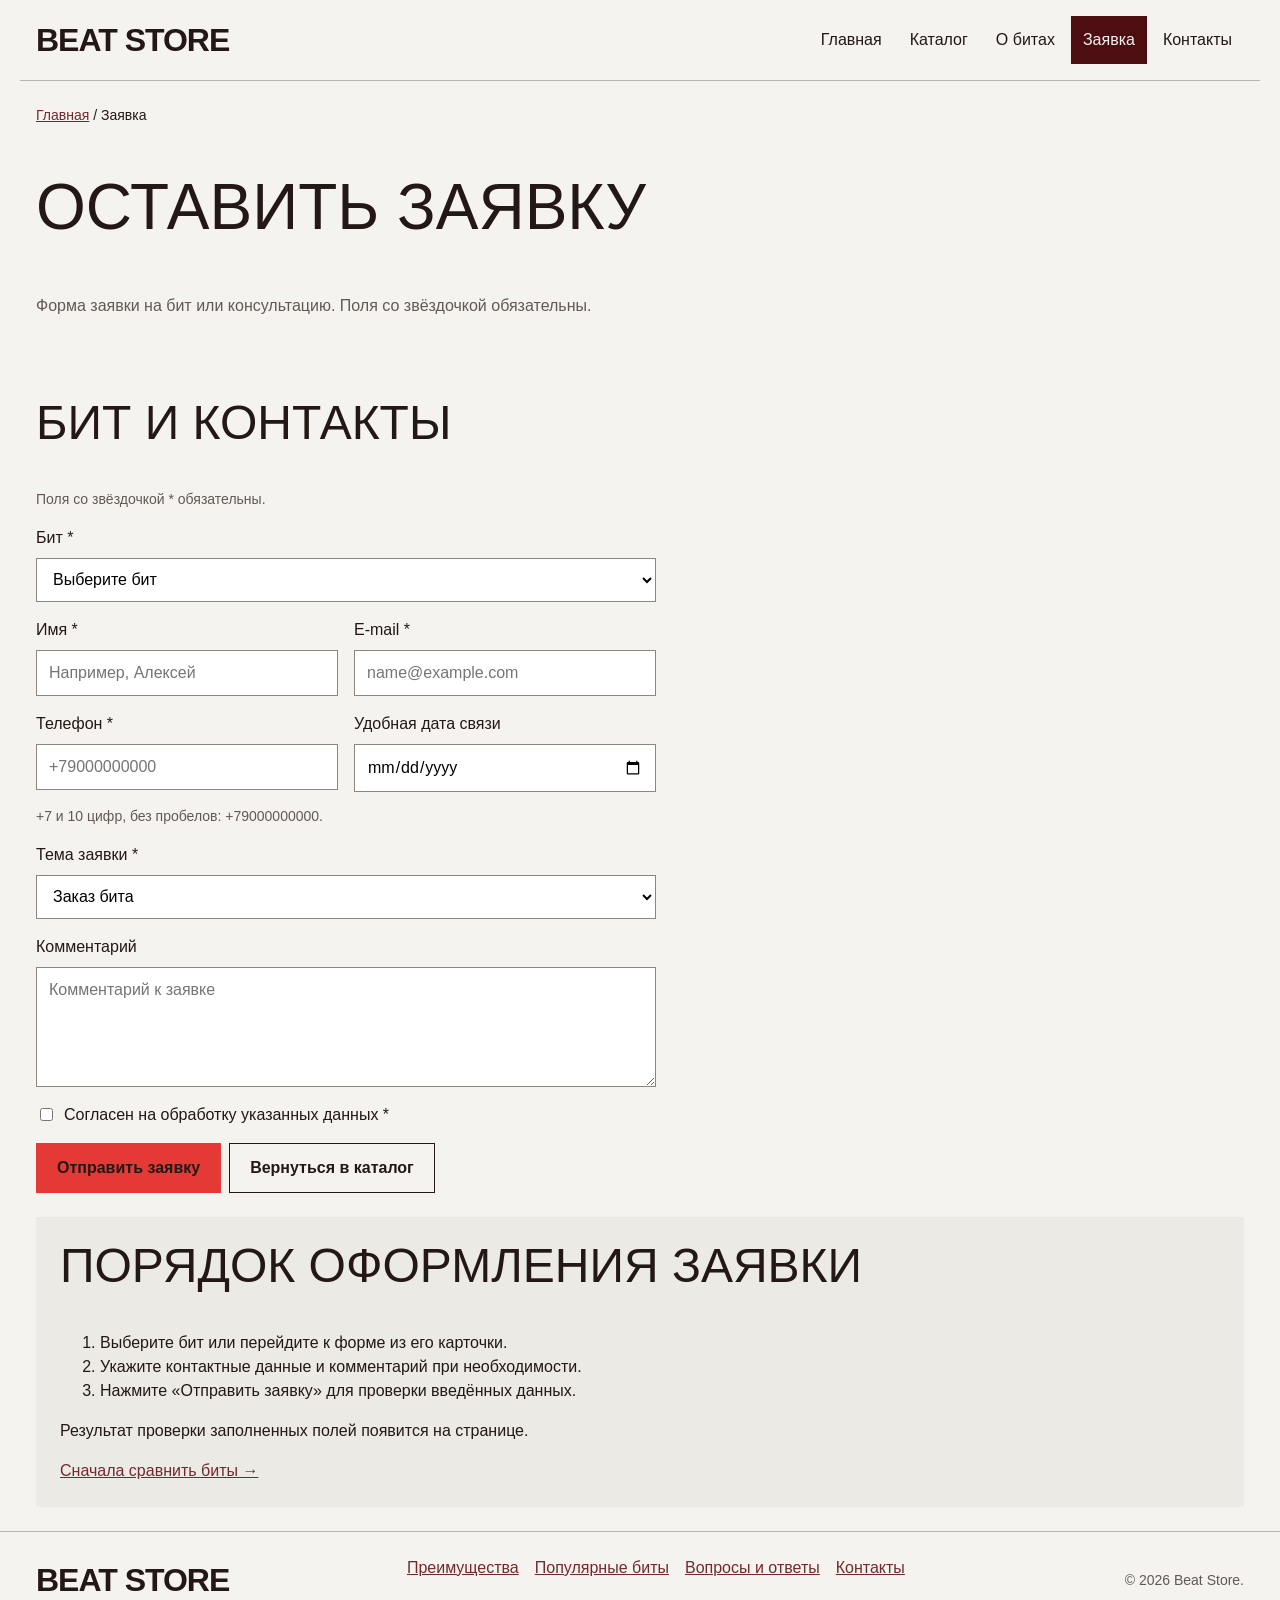
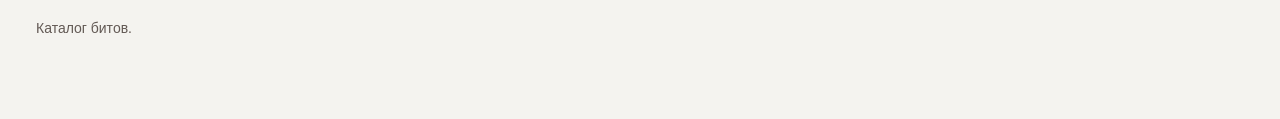
<file: order.html>
<!doctype html>
<html lang="ru">
  <head>
    <meta charset="UTF-8" />
    <meta name="viewport" content="width=device-width, initial-scale=1.0" />
    <meta
      name="description"
      content="Beat Store: каталог битов, прослушивание и заявка на покупку."
    />
    <title>Оформление заявки — Beat Store</title>
    <link rel="icon" href="images/favicon.svg" type="image/svg+xml" />
    <link rel="stylesheet" href="css/style.css?v=player-layout-2" />
    <link rel="stylesheet" href="css/responsive.css?v=responsive-8" />
    <link rel="stylesheet" href="css/beat-theme.css?v=beat-11" />
    <script src="js/main.js?v=gallery-7" defer></script>
  </head>
  <body id="top">
    <a class="skip-link" href="#main-content">Перейти к содержимому</a>
    <header class="site-header">
      <div class="site-header__inner">
        <a class="site-header__logo" href="index.html">Beat Store</a>
        <nav class="site-nav" aria-label="Основная навигация">
          <ul class="site-nav__list">
            <li class="site-nav__item">
              <a class="site-nav__link" href="index.html">Главная</a>
            </li>
            <li class="site-nav__item">
              <a class="site-nav__link" href="catalog.html">Каталог</a>
            </li>
            <li class="site-nav__item">
              <a class="site-nav__link" href="product.html">О битах</a>
            </li>
            <li class="site-nav__item">
              <a
                class="site-nav__link site-nav__link--active"
                aria-current="page"
                href="order.html"
                >Заявка</a
              >
            </li>
            <li class="site-nav__item">
              <a class="site-nav__link" href="contacts.html">Контакты</a>
            </li>
          </ul>
        </nav>
      </div>
    </header>
    <main class="page-main" id="main-content" tabindex="-1">
      <nav class="breadcrumbs" aria-label="Хлебные крошки">
        <a class="breadcrumbs__link" href="index.html">Главная</a>
        <span class="breadcrumbs__current" aria-current="page">Заявка</span>
      </nav>
      <section class="section page-intro">
        <h1 class="page-intro__title">Оставить заявку</h1>
        <p class="section__description">
          Форма заявки на бит или консультацию. Поля со звёздочкой обязательны.
        </p>
      </section>
      <div class="order-layout">
        <section class="order-panel" aria-labelledby="form-title">
          <h2 class="order-panel__title" id="form-title">Бит и контакты</h2>
          <form
            class="order-form"
            id="order-form"
            action="order.html"
            method="get"
          >
            <p class="order-form__note order-form__field--wide">
              Поля со звёздочкой * обязательны.
            </p>
            <noscript class="order-form__field--wide">
              <p class="order-form__note">
                Для проверки формы без перезагрузки страницы включите
                JavaScript.
              </p>
            </noscript>
            <div class="order-form__field order-form__field--wide">
              <label class="order-form__label" for="selected-product"
                >Бит *</label
              >
              <select
                class="order-form__select"
                id="selected-product"
                name="product"
                required
              >
                <option value="">Выберите бит</option>
                <option value="beat-01">
                  nine vicious sample type beat - "wokeuplikethis" — цена по
                  запросу
                </option>
                <option value="beat-02">
                  nine vicious sample type beat - "do i clench my fists?" — цена
                  по запросу
                </option>
                <option value="beat-03">
                  tana + untiljapan type beat - "finewine" — цена по запросу
                </option>
                <option value="beat-04">
                  [free] untiljapan + nosaint type beat - "eye to eye" — цена по запросу
                </option>
              </select>
            </div>
            <div class="order-form__field">
              <label class="order-form__label" for="order-name">Имя *</label>
              <input
                class="order-form__input"
                id="order-name"
                name="name"
                type="text"
                minlength="2"
                maxlength="60"
                autocomplete="given-name"
                placeholder="Например, Алексей"
                required
              />
            </div>
            <div class="order-form__field">
              <label class="order-form__label" for="order-email"
                >E-mail *</label
              >
              <input
                class="order-form__input"
                id="order-email"
                name="email"
                type="email"
                autocomplete="email"
                placeholder="name@example.com"
                required
              />
            </div>
            <div class="order-form__field">
              <label class="order-form__label" for="order-phone"
                >Телефон *</label
              >
              <input
                class="order-form__input"
                id="order-phone"
                name="phone"
                type="tel"
                autocomplete="tel"
                inputmode="tel"
                pattern="\+7[0-9]{10}"
                placeholder="+79000000000"
                aria-describedby="phone-hint"
                required
              />
              <small class="order-form__hint" id="phone-hint"
                >+7 и 10 цифр, без пробелов: +79000000000.</small
              >
            </div>
            <div class="order-form__field">
              <label class="order-form__label" for="order-date"
                >Удобная дата связи</label
              >
              <input
                class="order-form__input"
                id="order-date"
                name="date"
                type="date"
              />
            </div>
            <div class="order-form__field order-form__field--wide">
              <label class="order-form__label" for="order-topic"
                >Тема заявки *</label
              >
              <select
                class="order-form__select"
                id="order-topic"
                name="topic"
                required
              >
                <option value="product">Заказ бита</option>
                <option value="consultation">Консультация</option>
                <option value="delivery">Условия лицензии</option>
              </select>
            </div>
            <div class="order-form__field order-form__field--wide">
              <label class="order-form__label" for="order-comment"
                >Комментарий</label
              >
              <textarea
                class="order-form__textarea"
                id="order-comment"
                name="comment"
                rows="3"
                maxlength="1000"
                placeholder="Комментарий к заявке"
              ></textarea>
            </div>
            <div class="order-form__consent order-form__field--wide">
              <input
                class="order-form__checkbox"
                id="order-agreement"
                name="agreement"
                type="checkbox"
                required
              />
              <label class="order-form__label" for="order-agreement"
                >Согласен на обработку указанных данных *</label
              >
            </div>
            <div class="order-form__actions order-form__field--wide">
              <button class="button button--primary" type="submit">
                Отправить заявку
              </button>
              <a class="button button--secondary" href="catalog.html"
                >Вернуться в каталог</a
              >
            </div>
          </form>
          <p
            class="success-message"
            id="success-message"
            role="status"
            tabindex="-1"
            hidden
          ></p>
        </section>
        <aside class="order-help">
          <h2 class="order-help__title">Порядок оформления заявки</h2>
          <ol class="order-help__steps">
            <li>Выберите бит или перейдите к форме из его карточки.</li>
            <li>Укажите контактные данные и комментарий при необходимости.</li>
            <li>Нажмите «Отправить заявку» для проверки введённых данных.</li>
          </ol>
          <p class="order-help__note">
            Результат проверки заполненных полей появится на странице.
          </p>
          <a href="catalog.html#comparison">Сначала сравнить биты →</a>
        </aside>
      </div>
    </main>
    <footer class="site-footer" id="contacts">
      <div class="site-footer__inner">
        <div>
          <a class="site-footer__logo" href="index.html">Beat Store</a>
          <p class="site-footer__note">Каталог битов.</p>
        </div>
        <nav class="site-footer__nav" aria-label="Разделы главной страницы">
          <a href="index.html#advantages">Преимущества</a>
          <a href="index.html#popular">Популярные биты</a>
          <a href="index.html#faq">Вопросы и ответы</a>
          <a href="contacts.html">Контакты</a>
        </nav>
        <p class="site-footer__note">© 2026 Beat Store.</p>
      </div>
    </footer>
    <a class="back-to-top" href="#top" aria-label="Вернуться наверх"
      >↑ Наверх</a
    >
  </body>
</html>
</file>
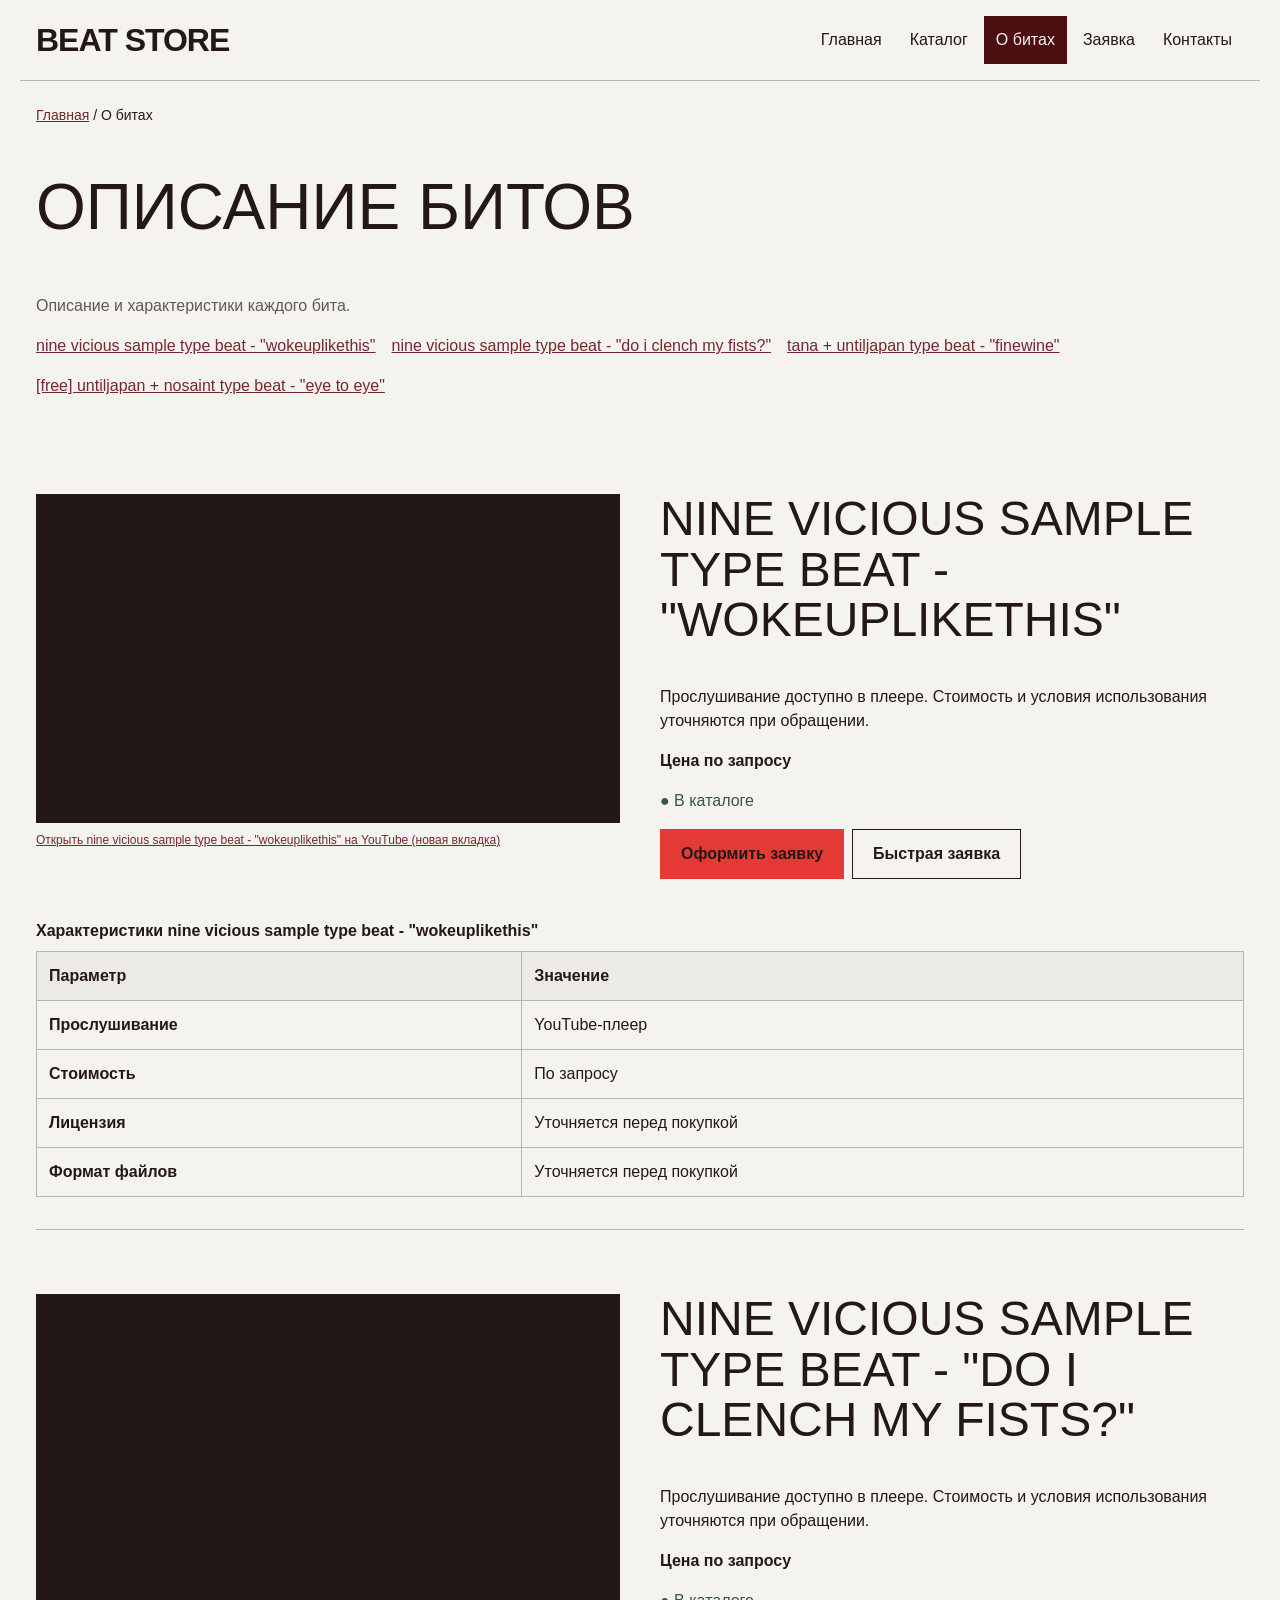
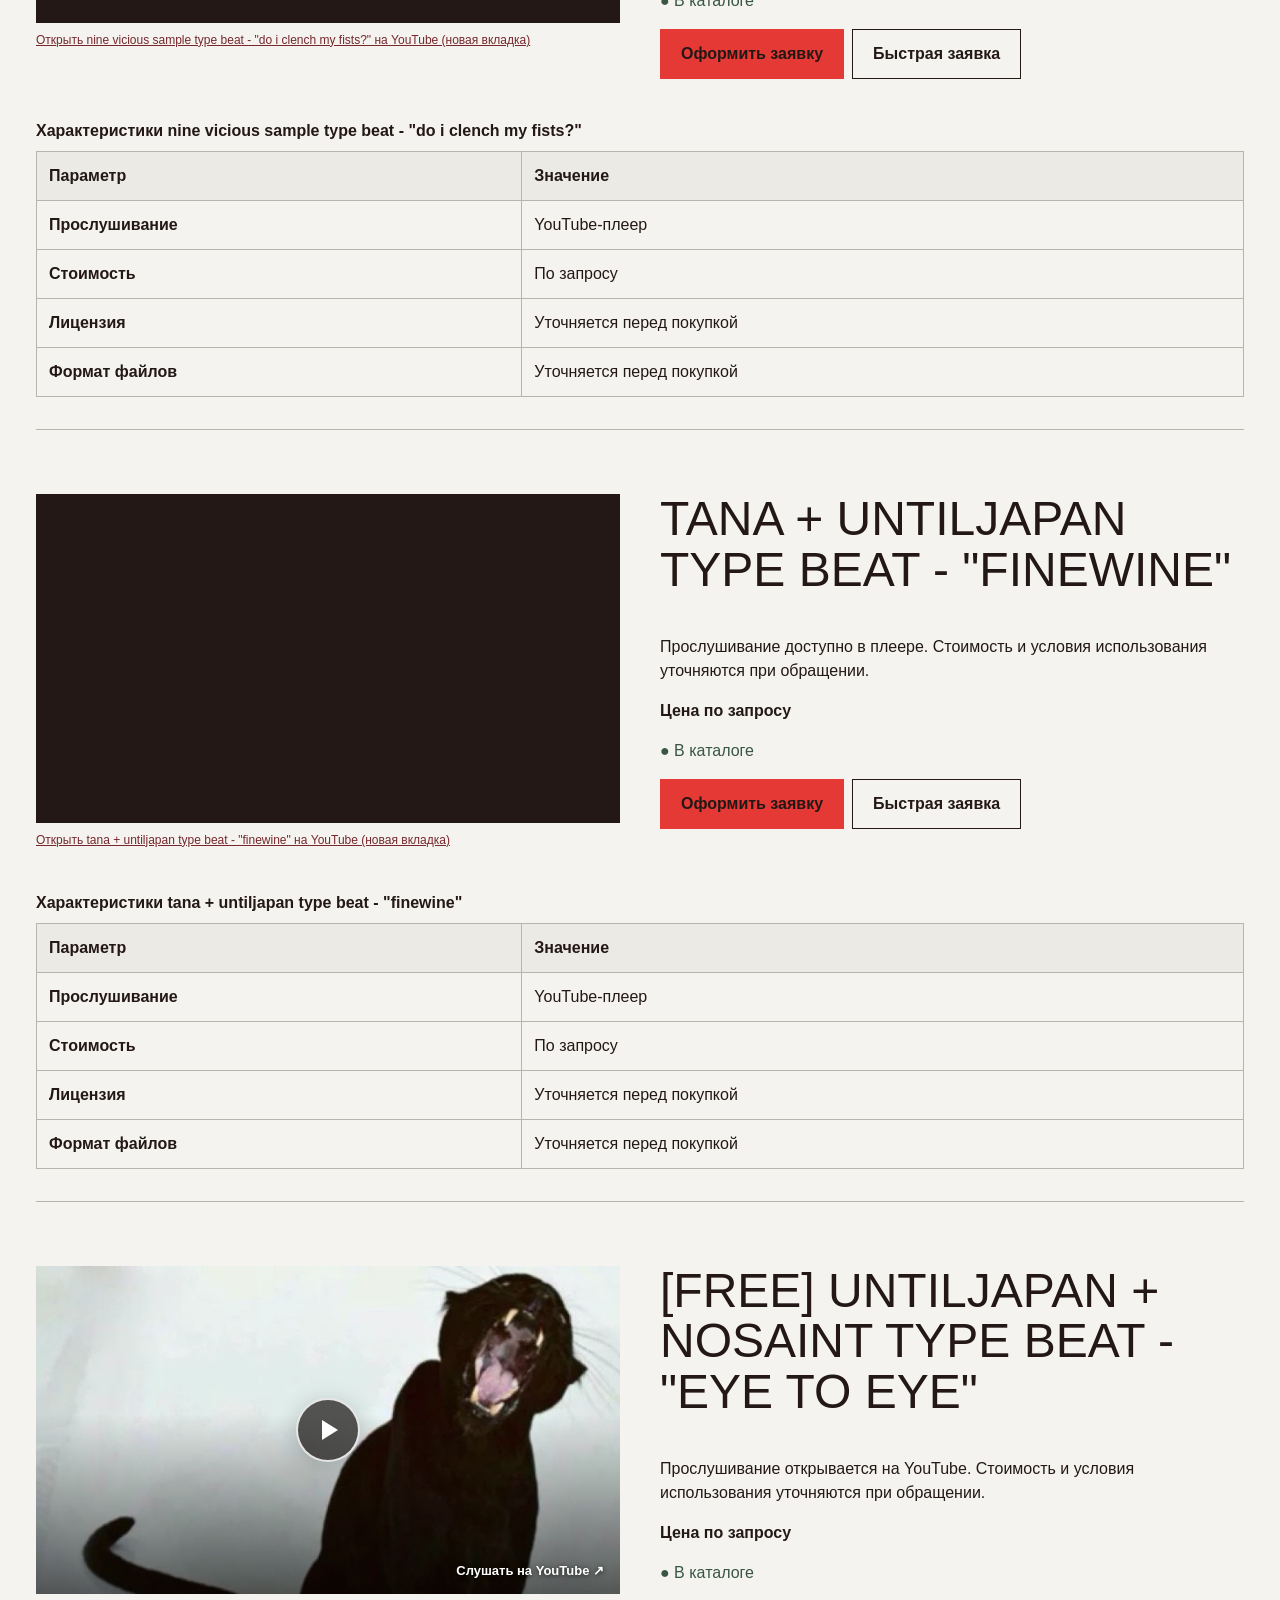
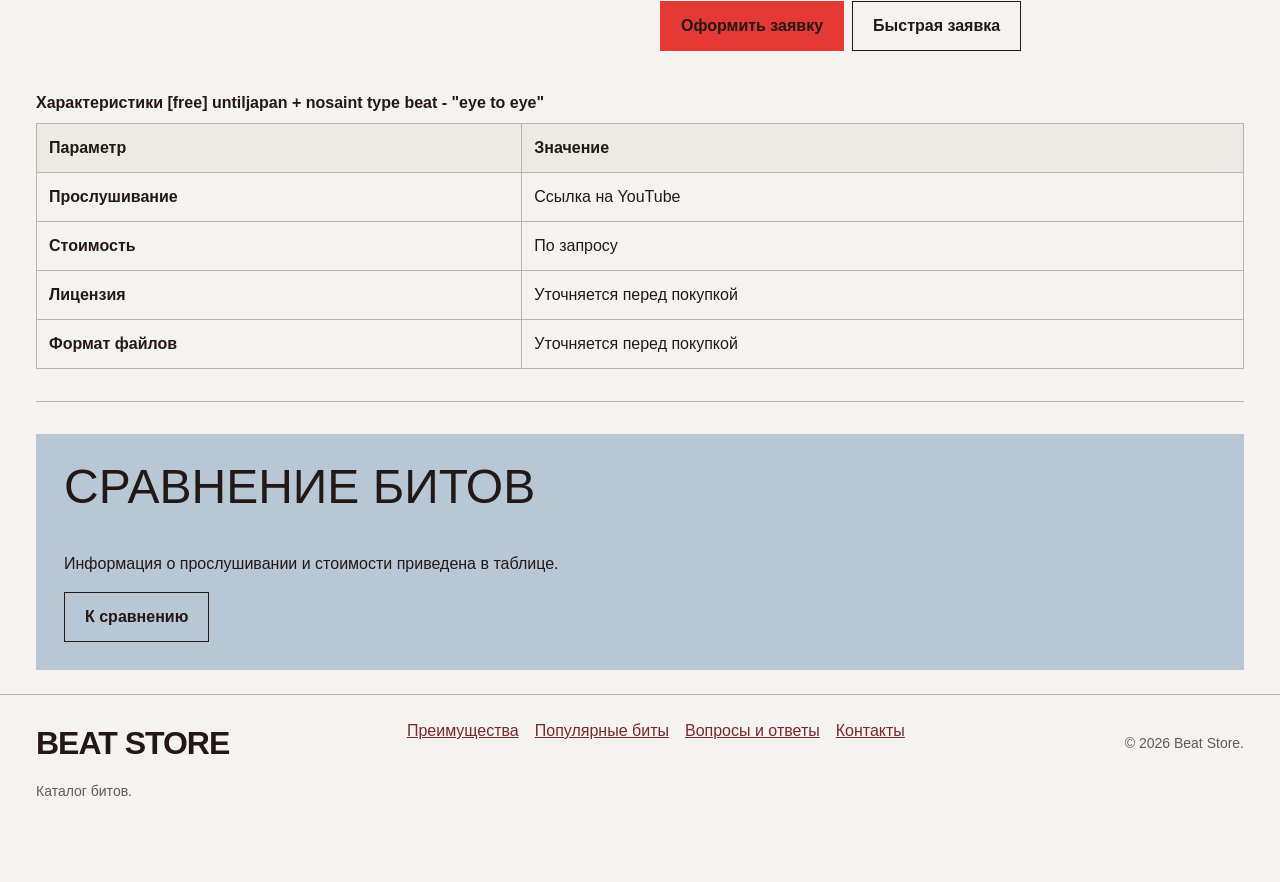
<file: product.html>
<!doctype html>
<html lang="ru">
  <head>
    <meta charset="UTF-8" />
    <meta name="viewport" content="width=device-width, initial-scale=1.0" />
    <meta
      name="description"
      content="Beat Store: каталог битов, прослушивание и заявка на покупку."
    />
    <title>Описание и характеристики битов — Beat Store</title>
    <link rel="icon" href="images/favicon.svg" type="image/svg+xml" />
    <link rel="stylesheet" href="css/style.css?v=player-layout-2" />
    <link rel="stylesheet" href="css/responsive.css?v=responsive-8" />
    <link rel="stylesheet" href="css/beat-theme.css?v=beat-11" />
    <script src="js/main.js?v=gallery-7" defer></script>
  </head>
  <body id="top">
    <a class="skip-link" href="#main-content">Перейти к содержимому</a>
    <header class="site-header">
      <div class="site-header__inner">
        <a class="site-header__logo" href="index.html">Beat Store</a>
        <nav class="site-nav" aria-label="Основная навигация">
          <ul class="site-nav__list">
            <li class="site-nav__item">
              <a class="site-nav__link" href="index.html">Главная</a>
            </li>
            <li class="site-nav__item">
              <a class="site-nav__link" href="catalog.html">Каталог</a>
            </li>
            <li class="site-nav__item">
              <a
                class="site-nav__link site-nav__link--active"
                aria-current="page"
                href="product.html"
                >О битах</a
              >
            </li>
            <li class="site-nav__item">
              <a class="site-nav__link" href="order.html">Заявка</a>
            </li>
            <li class="site-nav__item">
              <a class="site-nav__link" href="contacts.html">Контакты</a>
            </li>
          </ul>
        </nav>
      </div>
    </header>
    <main class="page-main" id="main-content" tabindex="-1">
      <nav class="breadcrumbs" aria-label="Хлебные крошки">
        <a class="breadcrumbs__link" href="index.html">Главная</a>
        <span class="breadcrumbs__current" aria-current="page">О битах</span>
      </nav>
      <section class="section page-intro">
        <h1 class="page-intro__title">Описание битов</h1>
        <p class="section__description">
          Описание и характеристики каждого бита.
        </p>
        <nav class="category-nav" aria-label="Биты на странице">
          <a class="category-nav__link" href="#beat-01"
            >nine vicious sample type beat - "wokeuplikethis"</a
          >
          <a class="category-nav__link" href="#beat-02"
            >nine vicious sample type beat - "do i clench my fists?"</a
          >
          <a class="category-nav__link" href="#beat-03"
            >tana + untiljapan type beat - "finewine"</a
          >
          <a class="category-nav__link" href="#beat-04"
            >[free] untiljapan + nosaint type beat - "eye to eye"</a
          >
        </nav>
      </section>
      <article
        class="product-detail"
        id="beat-01"
        aria-labelledby="beat-01-title"
      >
        <div class="beat-preview">
          <iframe
            class="beat-player"
            src="https://www.youtube-nocookie.com/embed/kIURX1Ku31Y"
            title='Прослушать nine vicious sample type beat - "wokeuplikethis"'
            loading="lazy"
            referrerpolicy="strict-origin-when-cross-origin"
            allow="encrypted-media; picture-in-picture; fullscreen"
            allowfullscreen
          ></iframe>
          <a
            href="https://www.youtube.com/watch?v=kIURX1Ku31Y"
            target="_blank"
            rel="noopener noreferrer"
            >Открыть nine vicious sample type beat - "wokeuplikethis" на YouTube
            (новая вкладка)</a
          >
        </div>
        <div class="product-detail__content">
          <h2 class="product-detail__title" id="beat-01-title">
            nine vicious sample type beat - "wokeuplikethis"
          </h2>
          <p class="product-detail__description">
            Прослушивание доступно в плеере. Стоимость и условия использования
            уточняются при обращении.
          </p>
          <p class="product-detail__price">Цена по запросу</p>
          <p class="product-detail__availability">● В каталоге</p>
          <div class="product-detail__actions">
            <a class="button button--primary" href="order.html?product=beat-01"
              >Оформить заявку</a
            >
            <button
              class="button button--secondary"
              type="button"
              data-order-product="beat-01"
            >
              Быстрая заявка
            </button>
          </div>
        </div>
        <div
          class="table-wrapper"
          tabindex="0"
          role="region"
          aria-label='Характеристики nine vicious sample type beat - "wokeuplikethis"'
        >
          <table class="product-table">
            <caption class="product-table__caption">
              Характеристики nine vicious sample type beat - "wokeuplikethis"
            </caption>
            <thead>
              <tr>
                <th class="product-table__cell" scope="col">Параметр</th>
                <th class="product-table__cell" scope="col">Значение</th>
              </tr>
            </thead>
            <tbody>
              <tr>
                <th class="product-table__cell" scope="row">Прослушивание</th>
                <td class="product-table__cell">YouTube-плеер</td>
              </tr>
              <tr>
                <th class="product-table__cell" scope="row">Стоимость</th>
                <td class="product-table__cell">По запросу</td>
              </tr>
              <tr>
                <th class="product-table__cell" scope="row">Лицензия</th>
                <td class="product-table__cell">Уточняется перед покупкой</td>
              </tr>
              <tr>
                <th class="product-table__cell" scope="row">Формат файлов</th>
                <td class="product-table__cell">Уточняется перед покупкой</td>
              </tr>
            </tbody>
          </table>
        </div>
      </article>
      <article
        class="product-detail"
        id="beat-02"
        aria-labelledby="beat-02-title"
      >
        <div class="beat-preview">
          <iframe
            class="beat-player"
            src="https://www.youtube.com/embed/oRbOh9WSYxc"
            title='Прослушать nine vicious sample type beat - "do i clench my fists?"'
            loading="lazy"
            referrerpolicy="strict-origin-when-cross-origin"
            allow="encrypted-media; picture-in-picture; fullscreen"
            allowfullscreen
          ></iframe>
          <a
            href="https://www.youtube.com/watch?v=oRbOh9WSYxc"
            target="_blank"
            rel="noopener noreferrer"
            >Открыть nine vicious sample type beat - "do i clench my fists?" на
            YouTube (новая вкладка)</a
          >
        </div>
        <div class="product-detail__content">
          <h2 class="product-detail__title" id="beat-02-title">
            nine vicious sample type beat - "do i clench my fists?"
          </h2>
          <p class="product-detail__description">
            Прослушивание доступно в плеере. Стоимость и условия использования
            уточняются при обращении.
          </p>
          <p class="product-detail__price">Цена по запросу</p>
          <p class="product-detail__availability">● В каталоге</p>
          <div class="product-detail__actions">
            <a class="button button--primary" href="order.html?product=beat-02"
              >Оформить заявку</a
            >
            <button
              class="button button--secondary"
              type="button"
              data-order-product="beat-02"
            >
              Быстрая заявка
            </button>
          </div>
        </div>
        <div
          class="table-wrapper"
          tabindex="0"
          role="region"
          aria-label='Характеристики nine vicious sample type beat - "do i clench my fists?"'
        >
          <table class="product-table">
            <caption class="product-table__caption">
              Характеристики nine vicious sample type beat - "do i clench my
              fists?"
            </caption>
            <thead>
              <tr>
                <th class="product-table__cell" scope="col">Параметр</th>
                <th class="product-table__cell" scope="col">Значение</th>
              </tr>
            </thead>
            <tbody>
              <tr>
                <th class="product-table__cell" scope="row">Прослушивание</th>
                <td class="product-table__cell">YouTube-плеер</td>
              </tr>
              <tr>
                <th class="product-table__cell" scope="row">Стоимость</th>
                <td class="product-table__cell">По запросу</td>
              </tr>
              <tr>
                <th class="product-table__cell" scope="row">Лицензия</th>
                <td class="product-table__cell">Уточняется перед покупкой</td>
              </tr>
              <tr>
                <th class="product-table__cell" scope="row">Формат файлов</th>
                <td class="product-table__cell">Уточняется перед покупкой</td>
              </tr>
            </tbody>
          </table>
        </div>
      </article>
      <article
        class="product-detail"
        id="beat-03"
        aria-labelledby="beat-03-title"
      >
        <div class="beat-preview">
          <iframe
            class="beat-player"
            src="https://www.youtube-nocookie.com/embed/LorADAaQas0"
            title='Прослушать tana + untiljapan type beat - "finewine"'
            loading="lazy"
            referrerpolicy="strict-origin-when-cross-origin"
            allow="encrypted-media; picture-in-picture; fullscreen"
            allowfullscreen
          ></iframe>
          <a
            href="https://www.youtube.com/watch?v=LorADAaQas0"
            target="_blank"
            rel="noopener noreferrer"
            >Открыть tana + untiljapan type beat - "finewine" на YouTube (новая
            вкладка)</a
          >
        </div>
        <div class="product-detail__content">
          <h2 class="product-detail__title" id="beat-03-title">
            tana + untiljapan type beat - "finewine"
          </h2>
          <p class="product-detail__description">
            Прослушивание доступно в плеере. Стоимость и условия использования
            уточняются при обращении.
          </p>
          <p class="product-detail__price">Цена по запросу</p>
          <p class="product-detail__availability">● В каталоге</p>
          <div class="product-detail__actions">
            <a class="button button--primary" href="order.html?product=beat-03"
              >Оформить заявку</a
            >
            <button
              class="button button--secondary"
              type="button"
              data-order-product="beat-03"
            >
              Быстрая заявка
            </button>
          </div>
        </div>
        <div
          class="table-wrapper"
          tabindex="0"
          role="region"
          aria-label='Характеристики tana + untiljapan type beat - "finewine"'
        >
          <table class="product-table">
            <caption class="product-table__caption">
              Характеристики tana + untiljapan type beat - "finewine"
            </caption>
            <thead>
              <tr>
                <th class="product-table__cell" scope="col">Параметр</th>
                <th class="product-table__cell" scope="col">Значение</th>
              </tr>
            </thead>
            <tbody>
              <tr>
                <th class="product-table__cell" scope="row">Прослушивание</th>
                <td class="product-table__cell">YouTube-плеер</td>
              </tr>
              <tr>
                <th class="product-table__cell" scope="row">Стоимость</th>
                <td class="product-table__cell">По запросу</td>
              </tr>
              <tr>
                <th class="product-table__cell" scope="row">Лицензия</th>
                <td class="product-table__cell">Уточняется перед покупкой</td>
              </tr>
              <tr>
                <th class="product-table__cell" scope="row">Формат файлов</th>
                <td class="product-table__cell">Уточняется перед покупкой</td>
              </tr>
            </tbody>
          </table>
        </div>
      </article>
      <article
        class="product-detail"
        id="beat-04"
        aria-labelledby="beat-04-title"
      >
        <div class="beat-preview">
          <a
            class="beat-preview__external"
            href="https://www.youtube.com/watch?v=fJrh2Ttu4oI"
            target="_blank"
            rel="noopener noreferrer"
            aria-label='Смотреть [free] untiljapan + nosaint type beat - "eye to eye" на YouTube (новая вкладка)'
          >
            <img
              src="images/eye-to-eye-thumb.jpg"
              width="1280"
              height="720"
              alt=""
              loading="lazy"
            />
            <span class="beat-preview__play" aria-hidden="true"></span>
            <span class="beat-preview__hint" aria-hidden="true">Слушать на YouTube ↗</span>
          </a>
        </div>
        <div class="product-detail__content">
          <h2 class="product-detail__title" id="beat-04-title">
            [free] untiljapan + nosaint type beat - "eye to eye"
          </h2>
          <p class="product-detail__description">
            Прослушивание открывается на YouTube. Стоимость и условия использования
            уточняются при обращении.
          </p>
          <p class="product-detail__price">Цена по запросу</p>
          <p class="product-detail__availability">● В каталоге</p>
          <div class="product-detail__actions">
            <a class="button button--primary" href="order.html?product=beat-04"
              >Оформить заявку</a
            >
            <button
              class="button button--secondary"
              type="button"
              data-order-product="beat-04"
            >
              Быстрая заявка
            </button>
          </div>
        </div>
        <div
          class="table-wrapper"
          tabindex="0"
          role="region"
          aria-label='Характеристики [free] untiljapan + nosaint type beat - "eye to eye"'
        >
          <table class="product-table">
            <caption class="product-table__caption">
              Характеристики [free] untiljapan + nosaint type beat - "eye to eye"
            </caption>
            <thead>
              <tr>
                <th class="product-table__cell" scope="col">Параметр</th>
                <th class="product-table__cell" scope="col">Значение</th>
              </tr>
            </thead>
            <tbody>
              <tr>
                <th class="product-table__cell" scope="row">Прослушивание</th>
                <td class="product-table__cell">Ссылка на YouTube</td>
              </tr>
              <tr>
                <th class="product-table__cell" scope="row">Стоимость</th>
                <td class="product-table__cell">По запросу</td>
              </tr>
              <tr>
                <th class="product-table__cell" scope="row">Лицензия</th>
                <td class="product-table__cell">Уточняется перед покупкой</td>
              </tr>
              <tr>
                <th class="product-table__cell" scope="row">Формат файлов</th>
                <td class="product-table__cell">Уточняется перед покупкой</td>
              </tr>
            </tbody>
          </table>
        </div>
      </article>
      <p
        class="success-message"
        id="success-message"
        role="status"
        tabindex="-1"
        hidden
      ></p>
      <aside class="callout">
        <div>
          <h2 class="callout__title">Сравнение битов</h2>
          <p class="callout__text">
            Информация о прослушивании и стоимости приведена в таблице.
          </p>
        </div>
        <a class="button button--secondary" href="catalog.html#comparison"
          >К сравнению</a
        >
      </aside>
    </main>
    <footer class="site-footer" id="contacts">
      <div class="site-footer__inner">
        <div>
          <a class="site-footer__logo" href="index.html">Beat Store</a>
          <p class="site-footer__note">Каталог битов.</p>
        </div>
        <nav class="site-footer__nav" aria-label="Разделы главной страницы">
          <a href="index.html#advantages">Преимущества</a>
          <a href="index.html#popular">Популярные биты</a>
          <a href="index.html#faq">Вопросы и ответы</a>
          <a href="contacts.html">Контакты</a>
        </nav>
        <p class="site-footer__note">© 2026 Beat Store.</p>
      </div>
    </footer>
    <a class="back-to-top" href="#top" aria-label="Вернуться наверх"
      >↑ Наверх</a
    >
    <dialog
      class="order-dialog"
      id="order-dialog"
      aria-labelledby="order-dialog-title"
    >
      <h2 class="order-dialog__title" id="order-dialog-title">
        Оставить заявку
      </h2>
      <form class="order-form" id="order-form" action="order.html" method="get">
        <p class="order-form__note order-form__field--wide">
          Поля со звёздочкой * обязательны.
        </p>
        <noscript class="order-form__field--wide">
          <p class="order-form__note">
            Для проверки формы без перезагрузки страницы включите JavaScript.
          </p>
        </noscript>
        <div class="order-form__field order-form__field--wide">
          <label class="order-form__label" for="selected-product">Бит *</label>
          <select
            class="order-form__select"
            id="selected-product"
            name="product"
            required
          >
            <option value="">Выберите бит</option>
            <option value="beat-01">
              nine vicious sample type beat - "wokeuplikethis" — цена по запросу
            </option>
            <option value="beat-02">
              nine vicious sample type beat - "do i clench my fists?" — цена по
              запросу
            </option>
            <option value="beat-03">
              tana + untiljapan type beat - "finewine" — цена по запросу
            </option>
            <option value="beat-04">
              [free] untiljapan + nosaint type beat - "eye to eye" — цена по запросу
            </option>
          </select>
        </div>
        <div class="order-form__field">
          <label class="order-form__label" for="order-name">Имя *</label>
          <input
            class="order-form__input"
            id="order-name"
            name="name"
            type="text"
            minlength="2"
            maxlength="60"
            autocomplete="given-name"
            placeholder="Например, Алексей"
            required
          />
        </div>
        <div class="order-form__field">
          <label class="order-form__label" for="order-email">E-mail *</label>
          <input
            class="order-form__input"
            id="order-email"
            name="email"
            type="email"
            autocomplete="email"
            placeholder="name@example.com"
            required
          />
        </div>
        <div class="order-form__field">
          <label class="order-form__label" for="order-phone">Телефон *</label>
          <input
            class="order-form__input"
            id="order-phone"
            name="phone"
            type="tel"
            autocomplete="tel"
            inputmode="tel"
            pattern="\+7[0-9]{10}"
            placeholder="+79000000000"
            aria-describedby="phone-hint"
            required
          />
          <small class="order-form__hint" id="phone-hint"
            >+7 и 10 цифр, без пробелов: +79000000000.</small
          >
        </div>
        <div class="order-form__field">
          <label class="order-form__label" for="order-date"
            >Удобная дата связи</label
          >
          <input
            class="order-form__input"
            id="order-date"
            name="date"
            type="date"
          />
        </div>
        <div class="order-form__field order-form__field--wide">
          <label class="order-form__label" for="order-topic"
            >Тема заявки *</label
          >
          <select
            class="order-form__select"
            id="order-topic"
            name="topic"
            required
          >
            <option value="product">Заказ бита</option>
            <option value="consultation">Консультация</option>
            <option value="delivery">Условия лицензии</option>
          </select>
        </div>
        <div class="order-form__field order-form__field--wide">
          <label class="order-form__label" for="order-comment"
            >Комментарий</label
          >
          <textarea
            class="order-form__textarea"
            id="order-comment"
            name="comment"
            rows="3"
            maxlength="1000"
            placeholder="Комментарий к заявке"
          ></textarea>
        </div>
        <div class="order-form__consent order-form__field--wide">
          <input
            class="order-form__checkbox"
            id="order-agreement"
            name="agreement"
            type="checkbox"
            required
          />
          <label class="order-form__label" for="order-agreement"
            >Согласен на обработку указанных данных *</label
          >
        </div>
        <div class="order-form__actions order-form__field--wide">
          <button class="button button--primary" type="submit">
            Отправить заявку
          </button>
          <button
            class="button button--secondary"
            id="close-order-dialog"
            type="button"
          >
            Закрыть
          </button>
        </div>
      </form>
    </dialog>
  </body>
</html>
</file>
<file: css/style.css>
/* Общие значения: один цвет или отступ можно поменять для всего сайта. */
:root {
  --color-bg: #ffffff;
  --color-surface: #f7f7f7;
  --color-primary: #0057b8;
  --color-primary-dark: #003f86;
  --color-text: #222222;
  --color-muted: #666666;
  --color-border: #dddddd;
  --color-danger: #b00020;
  --color-success: #246340;
  --space-sm: 8px;
  --space-md: 16px;
  --space-lg: 24px;
  --space-xl: 32px;
  --radius: 6px;
  --container-width: 1100px;
}

/* Базовые стили. */
*,
*::before,
*::after {
  box-sizing: border-box;
}
/* Плавные переходы по якорям, включая ссылку «Наверх». */
html {
  scroll-behavior: smooth;
}
body {
  margin: 0;
  min-height: 100vh;
  display: flex;
  flex-direction: column;
  font-family: Arial, sans-serif;
  line-height: 1.5;
  color: var(--color-text);
  background-color: var(--color-bg);
}
img {
  display: block;
  max-width: 100%;
  height: auto;
}
a {
  color: var(--color-primary);
}
a:hover {
  color: var(--color-primary-dark);
}
input,
select,
textarea,
button {
  font: inherit;
}
:focus-visible {
  outline: 2px solid var(--color-primary);
  outline-offset: 3px;
}
[hidden] {
  display: none;
}
.page-main,
.site-header__inner,
.site-footer__inner {
  max-width: var(--container-width);
  margin: 0 auto;
  padding: var(--space-lg);
}
/* Основное содержимое заполняет свободную высоту окна до подвала. */
.page-main {
  flex: 1;
  width: 100%;
}
h1 {
  font-size: 32px;
}
h2 {
  font-size: 24px;
}
h3 {
  font-size: 20px;
}
h1,
h2,
h3 {
  margin-top: 0;
}
.section {
  margin-bottom: var(--space-xl);
}
/* Outline выделяет блок при наведении и не меняет его размеры. */
.section:hover,
.product-detail:hover,
.contact-card:hover,
.callout:hover {
  outline: 1px solid var(--color-primary);
  outline-offset: 6px;
}
.section__description {
  color: var(--color-muted);
}

/* Шапка и меню. Flex располагает ссылки в один ряд. */
.site-header,
.site-footer {
  flex-shrink: 0;
  background-color: var(--color-surface);
}
.site-header__logo,
.site-footer__logo {
  font-weight: 700;
  color: var(--color-text);
  text-decoration: none;
}
.site-nav__list {
  display: flex;
  flex-wrap: wrap;
  gap: var(--space-sm);
  list-style: none;
  margin: var(--space-md) 0 0;
  padding: 0;
}
.site-nav__link {
  display: block;
  padding: var(--space-sm) var(--space-md);
  text-decoration: none;
  border-radius: var(--radius);
}
.site-nav__link:hover,
.site-nav__link--active {
  color: white;
  background-color: var(--color-primary);
}
.site-footer__nav {
  display: flex;
  flex-wrap: wrap;
  gap: var(--space-md);
}
.site-footer__note {
  color: var(--color-muted);
  font-size: 14px;
}
.site-footer__inner {
  padding-bottom: 72px;
}
.breadcrumbs {
  margin-bottom: var(--space-lg);
  font-size: 14px;
}
.breadcrumbs__current::before {
  content: " / ";
}
.category-nav {
  display: flex;
  flex-wrap: wrap;
  gap: var(--space-md);
  margin-top: var(--space-md);
}

/* Общие кнопки и состояния. */
.button {
  display: inline-block;
  padding: var(--space-sm) var(--space-md);
  border: 1px solid var(--color-primary);
  border-radius: var(--radius);
  text-decoration: none;
  cursor: pointer;
}
.button--primary {
  color: white;
  background-color: var(--color-primary);
}
.button--primary:hover {
  color: white;
  background-color: var(--color-primary-dark);
}
.button--secondary {
  color: var(--color-primary);
  background-color: white;
}
.button--secondary:hover {
  color: white;
  background-color: var(--color-primary);
}
.button:disabled {
  opacity: 0.6;
  cursor: not-allowed;
}
.hero__actions,
.product-card__actions,
.product-detail__actions,
.order-form__actions {
  display: flex;
  flex-wrap: wrap;
  gap: var(--space-sm);
}

/* Главная: обычный вводный блок, преимущества и вопросы. */
.hero {
  padding: var(--space-lg);
  margin-bottom: var(--space-xl);
  background-color: #eef5ff;
}
.benefits {
  display: grid;
  grid-template-columns: minmax(0, 1fr);
  gap: var(--space-md);
}
.benefit {
  padding: var(--space-md);
  border: 1px solid var(--color-border);
}
.section__heading {
  margin-bottom: var(--space-md);
}
.faq__item {
  margin-top: var(--space-sm);
  padding: var(--space-md);
  border: 1px solid var(--color-border);
}
.faq__question {
  font-weight: 700;
  cursor: pointer;
}
.faq__question:hover {
  color: var(--color-primary);
}
.faq__answer {
  margin-bottom: 0;
}
.callout {
  padding: var(--space-lg);
  background-color: var(--color-surface);
}

/* Grid задаёт сетку карточек. Flex внутри выравнивает кнопки. */
.products-grid {
  display: grid;
  grid-template-columns: minmax(0, 1fr);
  gap: var(--space-md);
}
.product-card {
  position: relative;
  display: flex;
  flex-direction: column;
  padding: var(--space-md);
  border: 1px solid var(--color-border);
  border-radius: var(--radius);
}
.product-card:hover,
.product-card--featured {
  border-color: var(--color-primary);
}
.product-card--discount {
  border-color: var(--color-danger);
}
.product-card__image {
  width: 100%;
  max-width: 240px;
  margin: 0 auto var(--space-md);
}
.product-card__category {
  margin: 0 0 var(--space-sm);
  color: var(--color-muted);
  font-size: 14px;
}
.product-card__title {
  margin-bottom: var(--space-sm);
}
.product-card__description {
  margin-top: 0;
}
.product-card__price {
  margin-top: auto;
  font-weight: 700;
}
.product-card__old-price {
  margin-left: var(--space-sm);
  color: var(--color-muted);
  font-weight: 400;
}
/* absolute размещает бейдж относительно карточки с position: relative. */
.product-card__badge {
  position: absolute;
  top: var(--space-sm);
  right: var(--space-sm);
  padding: 4px 8px;
  color: white;
  background-color: var(--color-primary);
  border-radius: var(--radius);
  font-size: 12px;
}
.product-card--discount .product-card__badge {
  background-color: var(--color-danger);
}
.product-card--new .product-card__badge {
  background-color: var(--color-success);
}

/* Каталог: фильтр слева, товары справа. */
.catalog-layout {
  display: grid;
  grid-template-columns: minmax(0, 1fr);
  gap: var(--space-lg);
  align-items: start;
  margin-bottom: var(--space-xl);
}
.catalog-filters {
  position: static;
  padding: var(--space-md);
  border: 1px solid var(--color-border);
  background-color: var(--color-surface);
}
.catalog-filters__note {
  font-size: 14px;
  color: var(--color-muted);
}
.filters-form__group {
  margin: 0 0 var(--space-md);
  padding: var(--space-sm);
  border: 1px solid var(--color-border);
}
.filters-form__label {
  display: block;
  margin-bottom: var(--space-sm);
}
.filters-form__input {
  width: 100%;
  margin-bottom: var(--space-sm);
}
.catalog-filters__link {
  display: block;
  margin-top: var(--space-md);
}
.catalog-products__count {
  color: var(--color-muted);
}

/* Подробное описание и таблицы. */
/* Фото и описание — две колонки, таблица занимает обе колонки ниже. */
.product-detail {
  display: grid;
  grid-template-columns: minmax(0, 1fr);
  gap: var(--space-lg);
  align-items: start;
  margin-bottom: var(--space-xl);
  padding: var(--space-lg);
  border: 1px solid var(--color-border);
}
.product-detail > .table-wrapper {
  grid-column: 1 / -1;
}
.product-detail .product-table {
  margin-top: 0;
}
.product-detail__image {
  width: 100%;
  max-width: 280px;
  margin-bottom: var(--space-md);
}
.product-detail__tag {
  color: var(--color-primary);
}
.product-detail__price {
  font-weight: 700;
}
.product-detail__availability {
  color: var(--color-success);
}

.product-table {
  width: 100%;
  margin-top: var(--space-lg);
  border-collapse: collapse;
  text-align: left;
}
.product-table__caption {
  margin-bottom: var(--space-sm);
  text-align: left;
  font-weight: 700;
}
.product-table__cell {
  padding: var(--space-sm);
  border: 1px solid var(--color-border);
}
.product-table thead {
  background-color: var(--color-surface);
}

/* Форма: поля друг под другом, подпись над полем. */
.order-panel {
  max-width: 620px;
}
.order-help {
  margin-top: var(--space-lg);
  padding: var(--space-lg);
  background-color: var(--color-surface);
}
.order-form__field {
  margin-bottom: var(--space-md);
}
.order-form__label {
  display: block;
  margin-bottom: var(--space-sm);
}
.order-form__input,
.order-form__select,
.order-form__textarea {
  width: 100%;
  padding: 10px 12px;
  border: 1px solid var(--color-border);
  border-radius: var(--radius);
}
.order-form__input:hover,
.order-form__select:hover,
.order-form__textarea:hover {
  border-color: var(--color-primary);
}
.order-form__textarea {
  resize: vertical;
}
.order-form__hint,
.order-form__note {
  color: var(--color-muted);
  font-size: 14px;
}
.order-form__hint {
  display: block;
  margin-top: var(--space-sm);
}
.order-form__consent {
  display: flex;
  align-items: start;
  gap: var(--space-sm);
  margin-bottom: var(--space-md);
}
.order-form__checkbox {
  flex-shrink: 0;
  margin-top: 5px;
}
.order-form [aria-invalid="true"] {
  outline: 1px solid var(--color-danger);
  border-color: var(--color-danger);
}
.order-dialog {
  width: 560px;
  max-width: calc(100% - 32px);
  max-height: calc(100vh - 32px);
  overflow-y: auto;
  padding: var(--space-lg);
  border: none;
  border-radius: var(--radius);
}
.order-dialog::backdrop {
  background-color: rgba(0, 0, 0, 0.5);
}
.success-message {
  padding: var(--space-md);
  border-left: 4px solid var(--color-success);
  background-color: #eefaf0;
}
.contact-card {
  margin-bottom: var(--space-lg);
}
.contact-card__address {
  font-style: normal;
}
.contact-card__label {
  margin-bottom: 0;
  font-weight: 700;
}
.contact-card__link {
  display: block;
  margin-top: var(--space-md);
}

/* Фиксированная ссылка и переход к содержимому с клавиатуры. */
.back-to-top {
  position: fixed;
  right: var(--space-md);
  bottom: var(--space-md);
  z-index: 10;
  padding: var(--space-sm) var(--space-md);
  color: white;
  background-color: var(--color-primary);
  text-decoration: none;
}
.back-to-top:hover {
  color: white;
  background-color: var(--color-primary-dark);
}

.skip-link {
  position: absolute;
  left: 16px;
  top: -100px;
  z-index: 1000;
  padding: 8px 12px;
  color: #ffffff;
  background-color: #111111;
  border-radius: 6px;
  text-decoration: none;
}

.skip-link:focus,
.skip-link:focus-visible {
  top: 16px;
}

/* Если в системе отключены анимации, переходы по якорям мгновенные. */
@media (prefers-reduced-motion: reduce) {
  html {
    scroll-behavior: auto;
  }
}

/* Встроенный плеер сохраняет пропорции при изменении ширины. */
.beat-preview {
  width: 100%;
  max-width: 640px;
  min-width: 0;
  overflow: hidden;
  margin-bottom: 16px;
}
.beat-player {
  display: block;
  width: 100%;
  aspect-ratio: 16 / 9;
  min-height: 200px;
  border: 0;
}
.beat-preview > a {
  display: inline-block;
  margin-top: 8px;
  font-size: 14px;
}
.hero__record {
  display: grid;
  place-items: center;
  width: 240px;
  aspect-ratio: 1;
  margin: auto;
  border-radius: 50%;
  background: #222;
  color: white;
  font-size: 100px;
}
</file>
<file: css/responsive.css>
/* Mobile First: одна колонка по умолчанию, расширения через min-width. */
img,
video {
  max-width: 100%;
  height: auto;
}

.page-main,
.site-header__inner,
.site-footer__inner {
  width: 100%;
  padding-inline: 16px;
}

.section {
  padding-block: clamp(16px, 2vw, 24px);
}

.site-nav__list {
  display: grid;
  grid-template-columns: repeat(3, minmax(0, 1fr));
  gap: 4px;
  margin-top: 12px;
}

.site-nav__link,
.button {
  min-height: 44px;
  padding: 10px 16px;
}

.site-nav__link {
  display: grid;
  place-items: center;
  padding-inline: 4px;
  text-align: center;
}

.hero {
  display: grid;
  grid-template-columns: minmax(0, 1fr);
  gap: var(--space-lg);
  align-items: center;
  padding: 16px;
}

.hero__content {
  display: grid;
  gap: var(--space-md);
  min-width: 0;
}

.hero__content > * {
  margin: 0;
}

.hero__title {
  font-size: clamp(28px, 4vw, 48px);
  line-height: 1.15;
}

.hero__image {
  width: 100%;
  max-width: 520px;
  margin-inline: auto;
}

.product-card,
.catalog-products,
.product-detail > *,
.order-form > * {
  min-width: 0;
}

.product-card__title,
.product-card__description,
.contact-card a {
  overflow-wrap: anywhere;
}

.product-card__image {
  width: 100%;
  aspect-ratio: 1;
  object-fit: contain;
}

.product-detail {
  padding: 16px;
}

.product-detail__image {
  margin-inline: auto;
}

.order-form {
  display: grid;
  grid-template-columns: minmax(0, 1fr);
  gap: var(--space-md);
}

.order-form__field {
  display: grid;
  align-content: start;
  gap: var(--space-sm);
  margin: 0;
}

.order-form__label,
.order-form__note,
.order-form__consent {
  margin: 0;
}

.order-form__field--wide {
  grid-column: 1 / -1;
}

.order-form__input,
.order-form__textarea,
.order-form__select {
  min-width: 0;
  min-height: 44px;
}

.order-form__textarea {
  min-height: 120px;
}

.table-wrapper {
  width: 100%;
  min-width: 0;
  overflow-x: auto;
}

.product-table {
  min-width: 640px;
}

.product-table th,
.product-table td {
  padding: 12px;
}

.site-footer__inner {
  padding-bottom: 24px;
}

@media (min-width: 480px) {
  .site-nav__list {
    grid-template-columns: repeat(5, minmax(0, 1fr));
  }
}

@media (min-width: 640px) {
  .products-grid {
    grid-template-columns: repeat(2, minmax(0, 1fr));
  }
}

@media (min-width: 768px) {
  /* Шапка высотой 80px: ещё 16px оставлены перед заголовком раздела. */
  html {
    scroll-padding-top: 96px;
  }

  .site-header {
    position: sticky;
    top: 0;
    z-index: 100;
  }

  .site-header__inner {
    display: flex;
    align-items: center;
    justify-content: space-between;
    gap: 16px;
    padding-block: 16px;
  }

  .site-nav__list {
    display: flex;
    flex-direction: row;
    align-items: center;
    margin: 0;
  }

  .site-nav__link {
    padding: 12px;
  }

  .benefits {
    grid-template-columns: repeat(3, minmax(0, 1fr));
  }

  .order-form {
    grid-template-columns: repeat(2, minmax(0, 1fr));
  }

  .product-detail {
    grid-template-columns: 280px minmax(0, 1fr);
    padding: 24px;
  }

  .site-footer__inner {
    padding-bottom: 80px;
  }
}

@media (min-width: 900px) {
  .hero {
    grid-template-columns: repeat(2, minmax(0, 1fr));
    padding: 24px;
  }
}

@media (min-width: 1024px) {
  .products-grid {
    grid-template-columns: repeat(3, minmax(0, 1fr));
  }

  .catalog-layout {
    grid-template-columns: 280px minmax(0, 1fr);
  }

  .catalog-filters {
    position: sticky;
    top: 96px;
  }

  /* Рядом с фильтром меньше места, поэтому пока две карточки в ряд. */
  .products-grid--catalog {
    grid-template-columns: repeat(2, minmax(0, 1fr));
  }
}
</file>
<file: css/beat-theme.css>
/* Палитра и оформление магазина битов. Подключается после адаптивных стилей. */
:root {
  --color-bg: #f4f3ef;
  --color-surface: #ebeae5;
  --color-primary: #76282d;
  --color-primary-dark: #4d0e12;
  --color-text: #231815;
  --color-muted: #625954;
  --color-border: #b8b4ae;
  --color-danger: #a22329;
  --color-success: #385642;
  --color-accent: #e53935;
  --color-blue: #b8c7d5;
  --container-width: 1240px;
  --radius: 0;
}
body {
  font-family: Arial, sans-serif;
}
.site-header,
.site-footer {
  background: var(--color-bg);
}
.site-header__inner {
  border-bottom: 1px solid var(--color-border);
}
.site-header__logo,
.site-footer__logo {
  font-family: Impact, "Arial Narrow", sans-serif;
  font-size: 32px;
  text-transform: uppercase;
  letter-spacing: -1px;
}
.site-nav__link {
  color: var(--color-text);
}
.site-nav__link--active,
.site-nav__link:hover {
  color: var(--color-bg);
  background: var(--color-primary-dark);
}
h1,
h2 {
  font-family: Impact, "Arial Narrow", sans-serif;
  text-transform: uppercase;
  font-weight: 400;
  line-height: 1.05;
}
h1 {
  font-size: clamp(36px, 5vw, 64px);
}
h2 {
  font-size: clamp(28px, 4vw, 48px);
}
.button {
  border-radius: 0;
  font-weight: 700;
  padding: 12px 20px;
}
.button--primary {
  color: #231815;
  background: var(--color-accent);
  border-color: var(--color-accent);
}
.button--primary:hover {
  color: #fff;
  background: #a92327;
  border-color: #a92327;
}
.button--secondary {
  color: var(--color-text);
  background: transparent;
  border-color: var(--color-text);
}
.button--secondary:hover {
  background: var(--color-primary-dark);
  color: #fff;
}
.section:hover,
.product-detail:hover,
.contact-card:hover,
.callout:hover {
  outline: none;
}
.hero {
  background: transparent;
  padding: 28px 0 44px;
  margin-bottom: 28px;
  gap: clamp(24px, 4vw, 56px);
}
.hero__content {
  min-width: 0;
  gap: 24px;
  align-content: center;
}
.hero__title {
  font-size: clamp(42px, 7vw, 96px);
  line-height: 1.02;
  letter-spacing: -2px;
}
.hero__title span {
  display: block;
}
.hero__description {
  font-family: Georgia, serif;
  font-size: clamp(19px, 2vw, 25px);
}
.hero__actions .button--secondary {
  display: none;
}
.record-art {
  position: relative;
  width: 100%;
  max-width: 560px;
  aspect-ratio: 1;
  margin: 0 auto 32px;
}
.record-art__turntable {
  position: absolute;
  inset: 0;
  overflow: clip;
}
.record-art__disc {
  width: 100%;
  height: 100%;
  animation: record-spin 8s linear infinite;
  transform-origin: center;
  clip-path: circle(50%);
}
.record-art.is-paused .record-art__disc {
  animation-play-state: paused;
}
@keyframes record-spin {
  to { transform: rotate(360deg); }
}
.record-art__sleeve {
  position: absolute;
  inset: 0 50% 0 0;
  background: var(--color-blue);
  display: flex;
  flex-direction: column;
  justify-content: space-between;
  padding: clamp(16px, 3vw, 28px);
  border: 1px solid #9baebb;
}
.record-art__number {
  font-family: Impact, "Arial Narrow", sans-serif;
  font-size: clamp(40px, 6vw, 80px);
  line-height: 1;
  padding-top: 16px;
  border-top: 1px solid;
}
.record-art__caption {
  font-size: 11px;
  letter-spacing: 1px;
  line-height: 1.7;
  border-top: 1px solid;
  padding-top: 12px;
}
.record-art__toggle {
  position: absolute;
  top: calc(100% + 10px);
  right: 0;
  border: 0;
  background: transparent;
  color: var(--color-text);
  text-decoration: underline;
  cursor: pointer;
  padding: 5px;
  font-size: 13px;
}
.photo-gallery {
  position: relative;
  left: 50%;
  width: min(calc(100vw - 32px), 1600px);
  max-width: none;
  margin: 0 0 64px;
  transform: translateX(-50%);
}
.photo-gallery__track {
  display: flex;
  width: 100%;
  margin: 0;
  padding: 0;
  list-style: none;
  overflow-x: auto;
  overflow-y: hidden;
  scroll-snap-type: x mandatory;
  scroll-behavior: smooth;
  overscroll-behavior-x: contain;
  scrollbar-width: none;
  -webkit-overflow-scrolling: touch;
}
.photo-gallery__track::-webkit-scrollbar {
  display: none;
}
.photo-gallery__slide {
  flex: 0 0 100%;
  min-width: 0;
  height: clamp(280px, 48vw, 620px);
  scroll-snap-align: start;
}
.photo-gallery__slide img {
  display: block;
  width: 100%;
  height: 100%;
  object-fit: cover;
}
.photo-gallery__controls {
  display: flex;
  align-items: center;
  justify-content: space-between;
  gap: 16px;
  min-height: 60px;
}
.photo-gallery__controls[hidden] {
  display: none;
}
.photo-gallery__counter {
  min-width: 74px;
  font-family: Impact, "Arial Narrow", sans-serif;
  font-size: 24px;
}
.photo-gallery__dots,
.photo-gallery__arrows {
  display: flex;
  align-items: center;
  gap: 8px;
}
.photo-gallery__dots button {
  width: 28px;
  height: 28px;
  padding: 9px;
  border: 0;
  border-radius: 50%;
  background: var(--color-border);
  background-clip: content-box;
  cursor: pointer;
}
.photo-gallery__dots button[aria-current="true"] {
  background-color: var(--color-primary-dark);
}
.photo-gallery__arrows button {
  width: 44px;
  height: 44px;
  border: 1px solid var(--color-text);
  background: transparent;
  color: var(--color-text);
  cursor: pointer;
}
.section {
  margin-bottom: 40px;
}
.section__heading {
  display: flex;
  align-items: baseline;
  justify-content: space-between;
  gap: 20px;
  border-bottom: 1px solid var(--color-text);
  padding-bottom: 16px;
}
.section__heading h2 {
  margin-bottom: 0;
}
.products-grid,
.products-grid--catalog {
  gap: clamp(16px, 2vw, 24px);
}
.product-card {
  border: 0;
  border-bottom: 1px solid var(--color-border);
  padding: 24px 0;
  border-radius: 0;
  gap: 12px;
}
.product-card:hover {
  background: #e7ebed;
  border-color: var(--color-border);
}
.product-card__title {
  font-size: 26px;
  margin: 0;
}
.product-card__title a {
  color: var(--color-text);
  text-decoration: none;
}
.product-card__category {
  letter-spacing: 2px;
  text-transform: uppercase;
  margin: 0;
}
.product-card__price {
  margin: 0;
  white-space: nowrap;
}
.product-card__description {
  margin: 0;
  max-width: 480px;
}
.catalog-filters,
.filters-form__group {
  min-width: 0;
}
.filters-form__label,
.catalog-filters__note {
  overflow-wrap: anywhere;
}
.filters-form__input {
  max-width: 100%;
}
.beat-preview {
  margin: 0;
}
.beat-preview > a {
  font-size: 12px;
}
.beat-preview > .beat-preview__external {
  position: relative;
  display: grid;
  place-items: center;
  width: 100%;
  aspect-ratio: 16 / 9;
  margin: 0;
  overflow: hidden;
  background: #dcdedc;
  color: #fff;
  text-decoration: none;
}
.beat-preview__external::after {
  position: absolute;
  inset: 45% 0 0;
  background: linear-gradient(transparent, rgb(0 0 0 / 62%));
  content: "";
}
.beat-preview__external img {
  position: absolute;
  inset: 0;
  width: 100%;
  height: 100%;
  object-fit: cover;
  transform: scale(1.78);
  transform-origin: center top;
  transition: transform .3s ease;
}
.beat-preview__external:hover img,
.beat-preview__external:focus-visible img {
  transform: scale(1.84);
}
.beat-preview__play {
  position: relative;
  z-index: 1;
  display: grid;
  place-items: center;
  width: 64px;
  height: 64px;
  border: 2px solid rgb(255 255 255 / 85%);
  border-radius: 50%;
  background: rgb(27 23 22 / 72%);
  box-shadow: 0 4px 24px rgb(0 0 0 / 18%);
  transition: background .2s ease, transform .2s ease;
}
.beat-preview__play::before {
  width: 0;
  height: 0;
  margin-left: 4px;
  border-top: 10px solid transparent;
  border-bottom: 10px solid transparent;
  border-left: 16px solid #fff;
  content: "";
}
.beat-preview__external:hover .beat-preview__play,
.beat-preview__external:focus-visible .beat-preview__play {
  background: var(--color-primary-dark);
  transform: scale(1.08);
}
.beat-preview__hint {
  position: absolute;
  z-index: 1;
  right: 16px;
  bottom: 14px;
  left: 16px;
  color: #fff;
  font-size: 13px;
  font-weight: 600;
  text-align: right;
  text-shadow: 0 1px 5px rgb(0 0 0 / 75%);
}
.beat-player {
  background: #231815;
  min-height: 0;
}
.product-detail {
  grid-template-columns: minmax(0, 1fr);
  border: 0;
  border-bottom: 1px solid var(--color-border);
  padding: 32px 0;
}
.benefit {
  border: 0;
  border-top: 1px solid var(--color-border);
  padding: 20px 0;
}
.benefit__title {
  font-size: 22px;
}
.faq__item {
  background: transparent;
  border: 0;
  border-bottom: 1px solid var(--color-border);
  padding: 20px 0;
}
.callout {
  background: var(--color-blue);
  padding: 28px;
}
.site-footer {
  border-top: 1px solid var(--color-border);
}
.site-footer__inner {
  display: grid;
  gap: 24px;
}
.site-footer__note {
  margin-bottom: 0;
}
.order-form__input,
.order-form__select,
.order-form__textarea {
  background: #fff;
  border-color: #8d8580;
  border-radius: 0;
}
.order-dialog {
  background: var(--color-bg);
  border-radius: 0;
}
.back-to-top {
  position: fixed;
  right: 16px;
  bottom: calc(16px + env(safe-area-inset-bottom));
  z-index: 110;
  display: grid;
  place-items: center;
  width: 48px;
  height: 48px;
  min-height: 48px;
  margin: 0;
  padding: 0;
  border-radius: 50%;
  background: var(--color-primary-dark);
  box-shadow: 0 2px 12px rgb(0 0 0 / 20%);
  font-size: 0;
  transition: opacity .2s ease, transform .2s ease, visibility .2s ease;
}
.back-to-top::before {
  content: "↑";
  font-size: 24px;
  line-height: 1;
}
.back-to-top.is-hidden {
  opacity: 0;
  visibility: hidden;
  pointer-events: none;
  transform: translateY(12px);
}
@media (max-width: 479px) {
  .photo-gallery__controls {
    display: grid;
    grid-template-columns: 1fr auto;
    gap: 0 12px;
  }
  .photo-gallery__controls[hidden] {
    display: none;
  }
  .photo-gallery__dots {
    grid-column: 1 / -1;
    grid-row: 2;
    justify-content: center;
  }
  .photo-gallery__dots button {
    width: 44px;
    height: 44px;
    padding: 17px;
  }
  .section__heading {
    align-items: flex-start;
    flex-direction: column;
    gap: 8px;
  }
}
@media (min-width: 700px) {
  .hero {
    grid-template-columns: minmax(0, 1fr) minmax(0, 1fr);
    align-items: center;
  }
}
@media (min-width: 900px) {
  .product-detail {
    grid-template-columns: minmax(0, 1fr) minmax(0, 1fr);
    gap: 40px;
  }
  .site-footer__inner {
    grid-template-columns: 1fr 2fr auto;
    align-items: start;
  }
}
@media (prefers-reduced-motion: reduce) {
  .record-art:not(.is-playing) .record-art__disc {
    animation: none;
  }
  .photo-gallery__track {
    scroll-behavior: auto;
  }
  .back-to-top {
    transition: none;
  }
}
</file>
